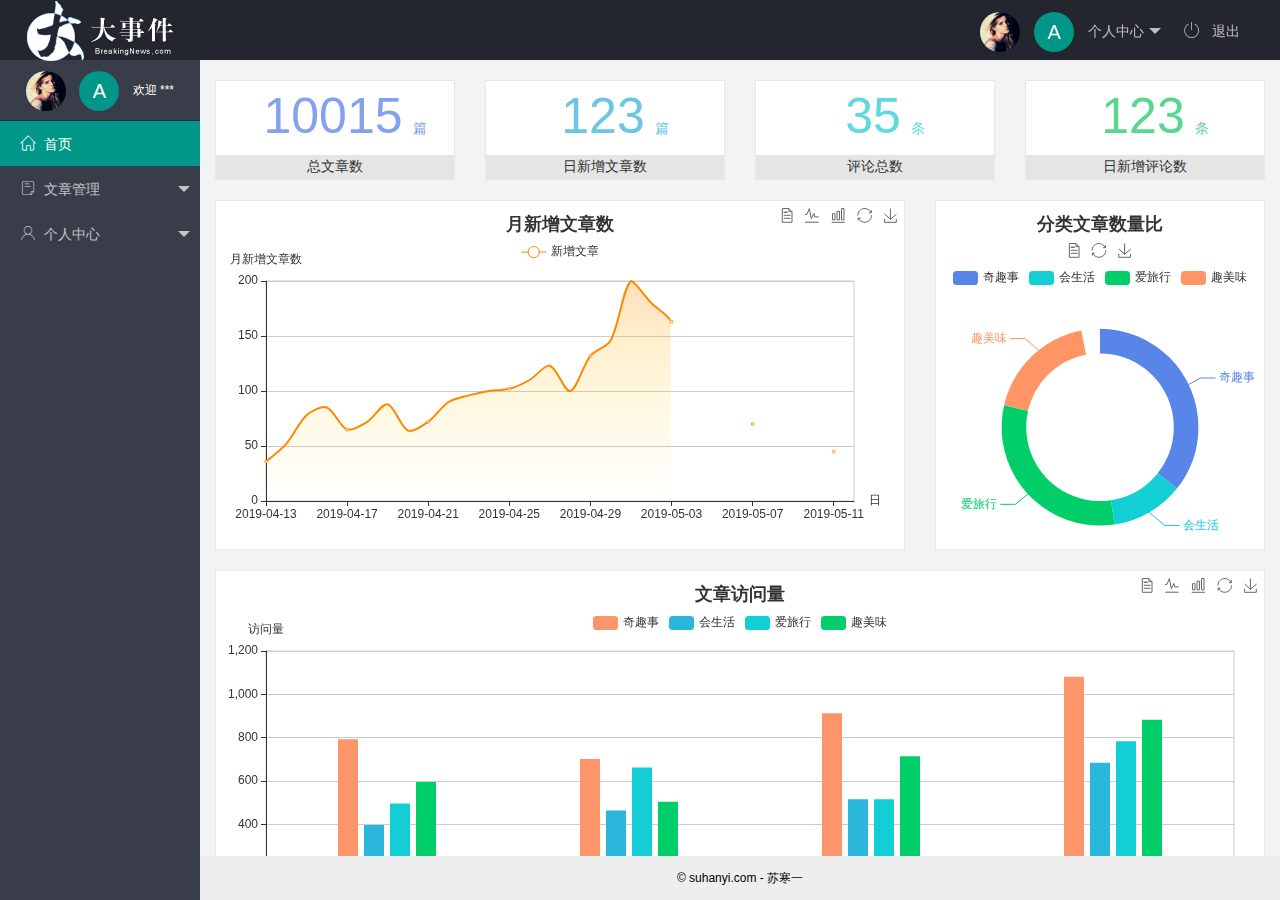
<file: index.html>
<!DOCTYPE html>
<html lang="en">

<head>
  <meta charset="UTF-8" />
  <meta name="viewport" content="width=device-width, initial-scale=1.0" />
  <title>后台主页</title>
  <!-- 导入 layui 的样式表 -->
  <link rel="stylesheet" href="/assets/lib/layui/css/layui.css" />
  <!-- 导入第三方图标库 -->
  <link rel="stylesheet" href="/assets/fonts/iconfont.css" />
  <!-- 导入自己的样式表 -->
  <link rel="stylesheet" href="/assets/css/index.css" />
</head>

<body class="layui-layout-body">
  <div class="layui-layout layui-layout-admin">
    <div class="layui-header">
      <div class="layui-logo">
        <img src="/assets/images/logo.png" alt="" />
      </div>
      <!-- 头部区域（可配合layui已有的水平导航） -->
      <ul class="layui-nav layui-layout-right">
        <li class="layui-nav-item">
          <!-- 右侧导航栏上面的头像 -->
          <a href="javascript:;" class="userinfo">
            <img src="/assets/images/sample.jpg" class="layui-nav-img" />
            <span class="user-avatar">A</span>
            个人中心
          </a>
          <dl class="layui-nav-child">
            <dd><a href="/user/user_info.html" target="fm">基本资料</a></dd>
            <dd><a href="/user/user_avatar.html" target="fm">更换头像</a></dd>
            <dd><a href="/user/user_pwd.html" target="fm">重置密码</a></dd>
          </dl>
        </li>
        <li class="layui-nav-item">
          <a href="javascript:;" id="btnLogout">
            <span class="iconfont icon-tuichu">
            </span>退出
          </a>
        </li>
      </ul>
    </div>

    <div class="layui-side layui-bg-black">
      <div class="layui-side-scroll">
        <!-- 左侧侧边栏上面的头像 -->
        <div class="userinfo">
          <img src="/assets/images/sample.jpg" class="layui-nav-img" />
          <span class="user-avatar">A</span>
          <span id="welcome">欢迎 ***</span>
        </div>
        <!-- 左侧导航区域（可配合layui已有的垂直导航） -->
        <ul class="layui-nav layui-nav-tree" lay-shrink="all">
          <li class="layui-nav-item layui-this"><a href="/home/dashboard.html" target="fm"><span
                class="iconfont icon-home"></span>首页</a></li>
          <!-- 删除类，不让默认展开：layui-nav-itemed -->
          <li class="layui-nav-item">
            <a class="" href="javascript:;"><span class="iconfont icon-16"></span>文章管理</a>
            <dl class="layui-nav-child">
              <dd><a href="javascript:;"><i class="layui-icon layui-icon-app"></i>文章类别</a></dd>
              <dd><a href="javascript:;"><i class="layui-icon layui-icon-app"></i>文章列表</a></dd>
              <dd><a href="javascript:;"><i class="layui-icon layui-icon-app"></i>发布文章</a></dd>
            </dl>
          </li>
          <li class="layui-nav-item">
            <a href="javascript:;"><span class="iconfont icon-user"></span>个人中心</a>
            <dl class="layui-nav-child">
              <dd><a href="/user/user_info.html" target="fm"><i class="layui-icon layui-icon-app"></i>基本资料</a></dd>
              <dd><a href="/user/user_avatar.html" target="fm"><i class="layui-icon layui-icon-app"></i>更换头像</a></dd>
              <dd><a href="/user/user_pwd.html" target="fm"><i class="layui-icon layui-icon-app"></i>重置密码</a></dd>
            </dl>
          </li>
        </ul>
      </div>
    </div>

    <div class="layui-body">
      <!-- 内容主体区域 -->
      <iframe name="fm" src="/home/dashboard.html" frameborder="0"></iframe>
    </div>

    <div class="layui-footer">
      <!-- 底部固定区域 -->
      © suhanyi.com - 苏寒一
    </div>
  </div>
  <!-- 导入 layui 的JS文件 -->
  <script src="/assets/lib/layui/layui.all.js"></script>
  <!-- 导入jq -->
  <script src="/assets/lib/jquery.js"></script>
  <!-- 导入自己封装的baseAPI -->
  <script src="/assets/js/baseAPI.js"></script>
  <!-- 导入自己的js文件 -->
  <script src="/assets/js/index.js"></script>
</body>

</html>
</file>
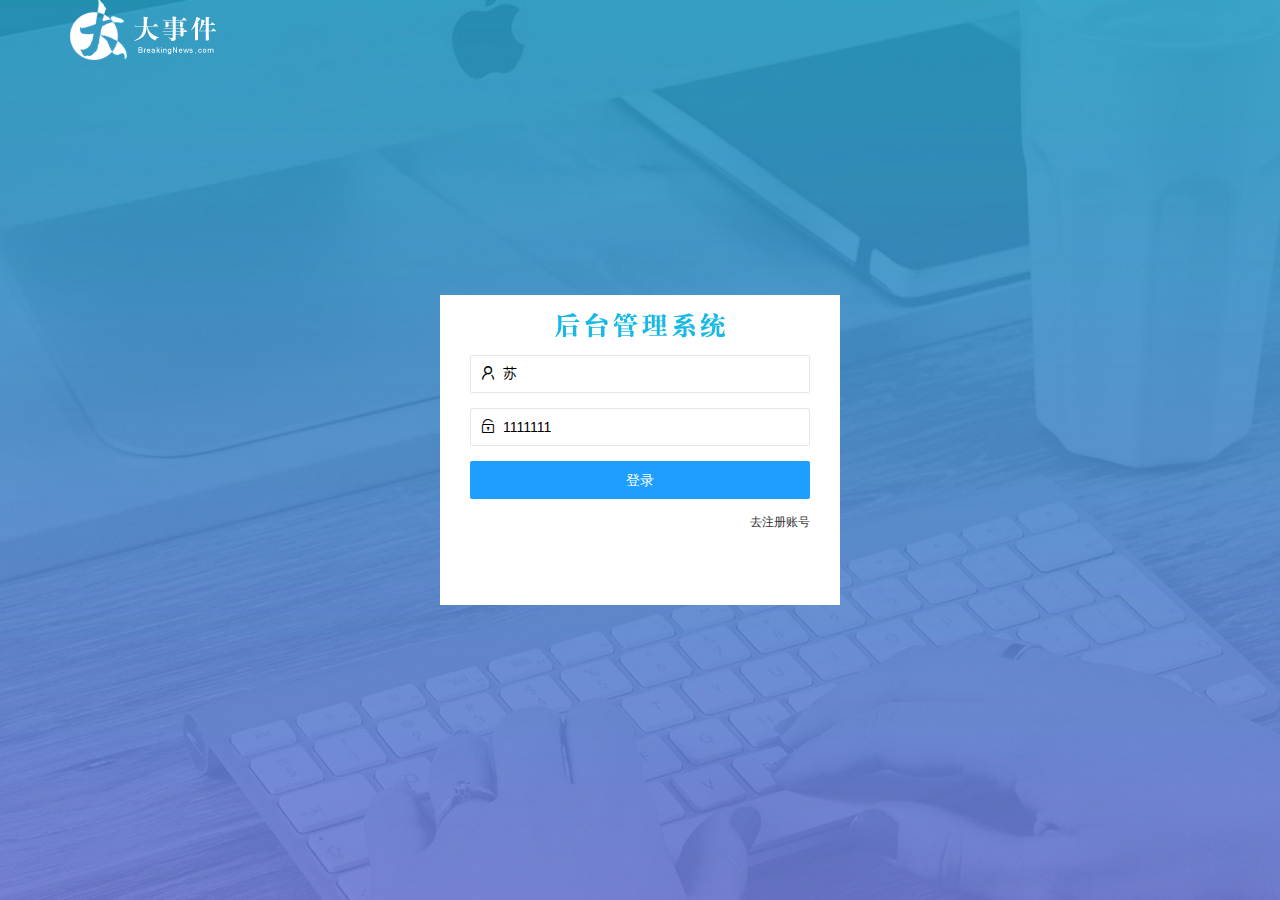
<file: login.html>
<!DOCTYPE html>
<html lang="en">

<head>
  <meta charset="UTF-8" />
  <meta name="viewport" content="width=device-width, initial-scale=1.0" />
  <title>大事件-登录/注册</title>
  <!-- 导入 LayUI 的样式 -->
  <link rel="stylesheet" href="/assets/lib/layui/css/layui.css" />
  <!-- 导入自己的样式表 -->
  <link rel="stylesheet" href="/assets/css/login.css" />
</head>

<body>
  <!-- 头部的 Logo 区域 -->
  <div class="layui-main">
    <img src="/assets/images/logo.png" alt="" />
  </div>

  <!-- 登录注册区域 -->
  <div class="loginAndRegBox">
    <!-- 注册和登录标题图 -->
    <div class="title-box"></div>

    <!-- 1.登录div -->
    <div class="login-box">
      <!-- 登录的表单 -->
      <form class="layui-form" id="form_login">
        <!-- 用户名 -->
        <div class="layui-form-item">
          <i class="layui-icon layui-icon-username"></i>
          <input value="苏" type="text" name="username" required lay-verify="required" placeholder="请输入用户名"
            autocomplete="off" class="layui-input" />
        </div>
        <!-- 密码 -->
        <div class="layui-form-item">
          <i class="layui-icon layui-icon-password"></i>
          <input value="1111111" type="text" name="password" required lay-verify="required|pwd" placeholder="请输入密码"
            autocomplete="off" class="layui-input" />
        </div>
        <!-- 登录按钮 -->
        <div class="layui-form-item">
          <!-- 注意：表单提交按钮和普通按钮的区别，就是 lay-submit 属性 -->
          <button class="layui-btn layui-btn-fluid layui-btn-normal" lay-submit>登录</button>
        </div>
        <div class="layui-form-item links">
          <a href="javascript:;" id="link_reg">去注册账号</a>
        </div>
      </form>
    </div>

    <!-- 2.注册div -->
    <div class="reg-box" style="display: none;">
      <form class="layui-form" id="form_reg">
        <!-- 用户名 -->
        <div class="layui-form-item">
          <i class="layui-icon layui-icon-username"></i>
          <input type="text" name="username" required lay-verify="required" placeholder="请输入用户名" autocomplete="off"
            class="layui-input" />
        </div>
        <!-- 密码 -->
        <div class="layui-form-item">
          <i class="layui-icon layui-icon-password"></i>
          <input type="text" name="password" required lay-verify="required|pwd" placeholder="请输入密码" autocomplete="off"
            class="layui-input" />
        </div>
        <!-- 再次确认密码 -->
        <div class="layui-form-item">
          <i class="layui-icon layui-icon-password"></i>
          <input type="text" name="repassword" required lay-verify="required|pwd|repwd" placeholder="请再次输入密码"
            autocomplete="off" class="layui-input" />
        </div>
        <!-- 注册按钮 -->
        <div class="layui-form-item">
          <!-- 注意：表单提交按钮和普通按钮的区别，就是 lay-submit 属性 -->
          <button class="layui-btn layui-btn-fluid layui-btn-normal" lay-submit>注册</button>
        </div>
        <div class="layui-form-item links">
          <a href="javascript:;" id="link_login">去登录</a>
        </div>
      </form>

    </div>
  </div>




  <!-- 导入 Layui 的JS文件 -->
  <script src="/assets/lib/layui/layui.all.js"></script>
  <!-- 导入 JQuery -->
  <script src="/assets/lib/jquery.js"></script>
  <!-- 导入自己封装的 baseAPI.js -->
  <script src="/assets/js/baseAPI.js"></script>
  <!-- 导入自己的 JavaScript 脚本 -->
  <script src="/assets/js/login.js"></script>
</body>

</html>
</file>
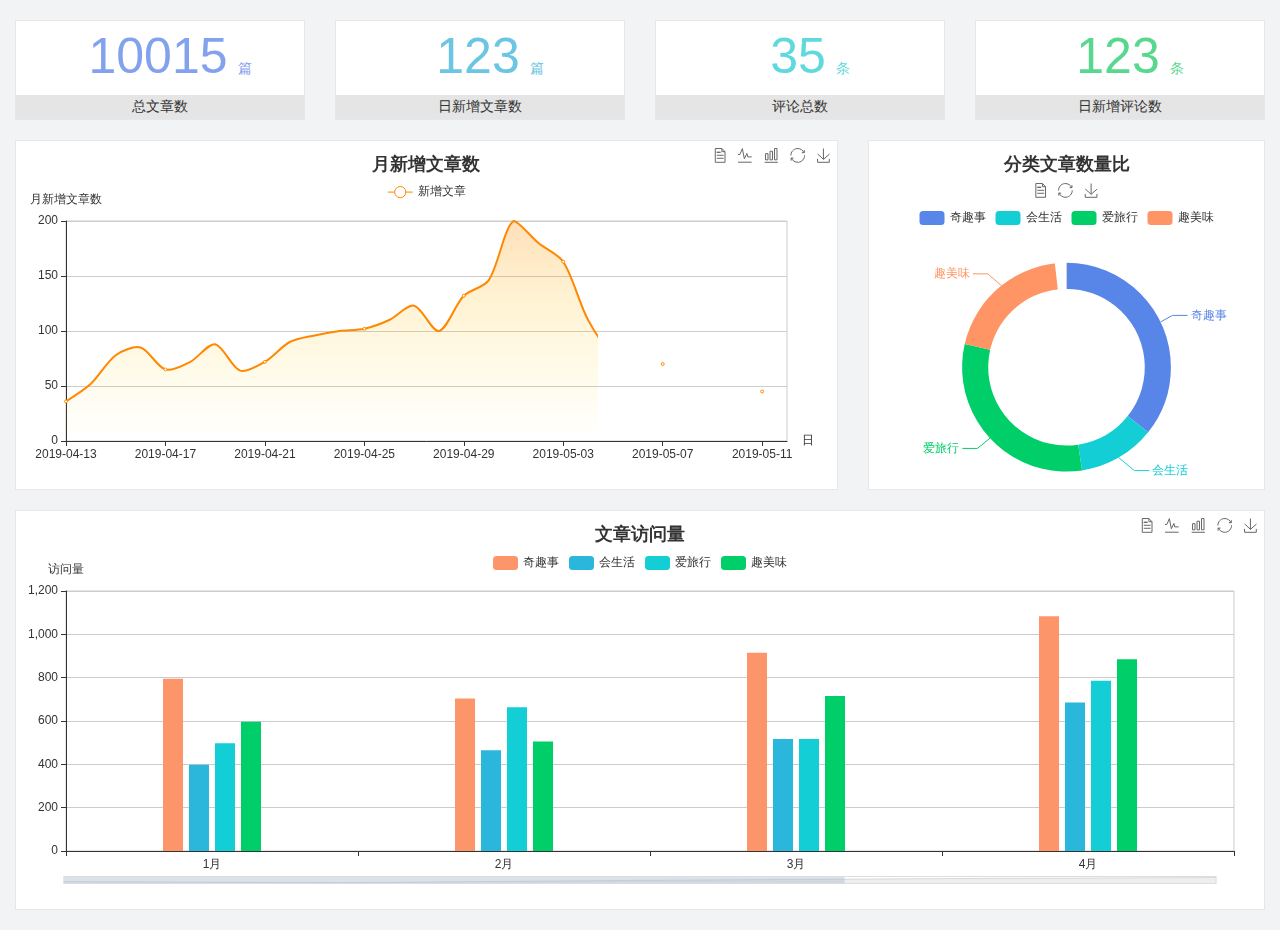
<file: home/dashboard.html>
<!DOCTYPE html>
<html lang="en">

<head>
  <meta charset="UTF-8">
  <meta name="viewport" content="width=device-width, initial-scale=1.0">
  <meta http-equiv="X-UA-Compatible" content="ie=edge">
  <title>图表统计</title>
  <link rel="stylesheet" href="../../assets/lib/bootstrap.css" />
  <link rel="stylesheet" href="../../assets/lib/main.css" />
  <script src="../../assets/lib/jquery.js"></script>
  <script type="text/javascript" src="../../assets/lib/echarts.min.js"></script>
</head>

<body>
  <div class="container-fluid">
    <div class="row spannel_list">
      <div class="col-sm-3 col-xs-6">
        <div class="spannel">
          <em>10015</em><span>篇</span>
          <b>总文章数</b>
        </div>
      </div>
      <div class="col-sm-3 col-xs-6">
        <div class="spannel scolor01">
          <em>123</em><span>篇</span>
          <b>日新增文章数</b>
        </div>
      </div>
      <div class="col-sm-3 col-xs-6">
        <div class="spannel scolor02">
          <em>35</em><span>条</span>
          <b>评论总数</b>
        </div>
      </div>
      <div class="col-sm-3 col-xs-6">
        <div class="spannel scolor03">
          <em>123</em><span>条</span>
          <b>日新增评论数</b>
        </div>
      </div>
    </div>
  </div>

  <div class="container-fluid">
    <div class="row curve-pie">
      <div class="col-lg-8 col-md-8">
        <div class="gragh_pannel" id="curve_show"></div>
      </div>
      <div class="col-lg-4 col-md-4">
        <div class="gragh_pannel" id="pie_show"></div>
      </div>
    </div>
  </div>

  <div class="container-fluid">
    <div class="column_pannel" id="column_show"></div>
  </div>

  <script>
    var oChart = echarts.init(document.getElementById('curve_show'));
    var aList_all = [
      { 'count': 36, 'date': '2019-04-13' },
      { 'count': 52, 'date': '2019-04-14' },
      { 'count': 78, 'date': '2019-04-15' },
      { 'count': 85, 'date': '2019-04-16' },
      { 'count': 65, 'date': '2019-04-17' },
      { 'count': 72, 'date': '2019-04-18' },
      { 'count': 88, 'date': '2019-04-19' },
      { 'count': 64, 'date': '2019-04-20' },
      { 'count': 72, 'date': '2019-04-21' },
      { 'count': 90, 'date': '2019-04-22' },
      { 'count': 96, 'date': '2019-04-23' },
      { 'count': 100, 'date': '2019-04-24' },
      { 'count': 102, 'date': '2019-04-25' },
      { 'count': 110, 'date': '2019-04-26' },
      { 'count': 123, 'date': '2019-04-27' },
      { 'count': 100, 'date': '2019-04-28' },
      { 'count': 132, 'date': '2019-04-29' },
      { 'count': 146, 'date': '2019-04-30' },
      { 'count': 200, 'date': '2019-05-01' },
      { 'count': 180, 'date': '2019-05-02' },
      { 'count': 163, 'date': '2019-05-03' },
      { 'count': 110, 'date': '2019-05-04' },
      { 'count': 80, 'date': '2019-05-05' },
      { 'count': 82, 'date': '2019-05-06' },
      { 'count': 70, 'date': '2019-05-07' },
      { 'count': 65, 'date': '2019-05-08' },
      { 'count': 54, 'date': '2019-05-09' },
      { 'count': 40, 'date': '2019-05-10' },
      { 'count': 45, 'date': '2019-05-11' },
      { 'count': 38, 'date': '2019-05-12' },
    ];

    let aCount = [];
    let aDate = [];

    for (var i = 0; i < aList_all.length; i++) {
      aCount.push(aList_all[i].count);
      aDate.push(aList_all[i].date);
    }

    var chartopt = {
      title: {
        text: '月新增文章数',
        left: 'center',
        top: '10'
      },
      tooltip: {
        trigger: 'axis'
      },
      legend: {
        data: ['新增文章'],
        top: '40'
      },
      toolbox: {
        show: true,
        feature: {
          mark: { show: true },
          dataView: { show: true, readOnly: false },
          magicType: { show: true, type: ['line', 'bar'] },
          restore: { show: true },
          saveAsImage: { show: true }
        }
      },
      calculable: true,
      xAxis: [
        {
          name: '日',
          type: 'category',
          boundaryGap: false,
          data: aDate
        }
      ],
      yAxis: [
        {
          name: '月新增文章数',
          type: 'value'
        }
      ],
      series: [
        {
          name: '新增文章',
          type: 'line',
          smooth: true,
          itemStyle: { normal: { areaStyle: { type: 'default' }, color: '#f80' }, lineStyle: { color: '#f80' } },
          data: aCount
        }],
      areaStyle: {
        normal: {
          color: new echarts.graphic.LinearGradient(0, 0, 0, 1, [{
            offset: 0,
            color: 'rgba(255,136,0,0.39)'
          }, {
            offset: .34,
            color: 'rgba(255,180,0,0.25)'
          }, {
            offset: 1,
            color: 'rgba(255,222,0,0.00)'
          }])

        }
      },
      grid: {
        show: true,
        x: 50,
        x2: 50,
        y: 80,
        height: 220
      }
    };

    oChart.setOption(chartopt);


    var oPie = echarts.init(document.getElementById('pie_show'));
    var oPieopt =
    {
      title: {
        top: 10,
        text: '分类文章数量比',
        x: 'center'
      },
      tooltip: {
        trigger: 'item',
        formatter: "{a} <br/>{b} : {c} ({d}%)"
      },
      color: ['#5885e8', '#13cfd5', '#00ce68', '#ff9565'],
      legend: {
        x: 'center',
        top: 65,
        data: ['奇趣事', '会生活', '爱旅行', '趣美味']
      },
      toolbox: {
        show: true,
        x: 'center',
        top: 35,
        feature: {
          mark: { show: true },
          dataView: { show: true, readOnly: false },
          magicType: {
            show: true,
            type: ['pie', 'funnel'],
            option: {
              funnel: {
                x: '25%',
                width: '50%',
                funnelAlign: 'left',
                max: 1548
              }
            }
          },
          restore: { show: true },
          saveAsImage: { show: true }
        }
      },
      calculable: true,
      series: [
        {
          name: '访问来源',
          type: 'pie',
          radius: ['45%', '60%'],
          center: ['50%', '65%'],
          data: [
            { value: 300, name: '奇趣事' },
            { value: 100, name: '会生活' },
            { value: 260, name: '爱旅行' },
            { value: 180, name: '趣美味' }
          ]
        }
      ]
    };
    oPie.setOption(oPieopt);



    var oColumn = this.echarts.init(document.getElementById('column_show'));
    var oColumnopt =
    {
      title: {
        text: '文章访问量',
        left: 'center',
        top: '10'
      },
      tooltip: {
        trigger: 'axis'
      },
      legend: {
        data: ['奇趣事', '会生活', '爱旅行', '趣美味'],
        top: '40'
      },
      toolbox: {
        show: true,
        feature: {
          mark: { show: true },
          dataView: { show: true, readOnly: false },
          magicType: { show: true, type: ['line', 'bar'] },
          restore: { show: true },
          saveAsImage: { show: true }
        }
      },
      calculable: true,
      xAxis: [
        {
          type: 'category',
          data: ['1月', '2月', '3月', '4月', '5月']
        }
      ],
      yAxis: [
        {
          name: '访问量',
          type: 'value'
        }
      ],
      series: [
        {
          name: '奇趣事',
          type: 'bar',
          barWidth: 20,
          itemStyle: {
            normal: { areaStyle: { type: 'default' }, color: '#fd956a' }
          },
          data: [800, 708, 920, 1090, 1200]
        },
        {
          name: '会生活',
          type: 'bar',
          barWidth: 20,
          itemStyle: {
            normal: { areaStyle: { type: 'default' }, color: '#2bb6db' }
          },
          data: [400, 468, 520, 690, 800]
        },
        {
          name: '爱旅行',
          type: 'bar',
          barWidth: 20,
          itemStyle: {
            normal: { areaStyle: { type: 'default' }, color: '#13cfd5' }
          },
          data: [500, 668, 520, 790, 900]
        },
        {
          name: '趣美味',
          type: 'bar',
          barWidth: 20,
          itemStyle: {
            normal: { areaStyle: { type: 'default' }, color: '#00ce68' }
          },
          data: [600, 508, 720, 890, 1000]
        }
      ],
      grid: {
        show: true,
        x: 50,
        x2: 30,
        y: 80,
        height: 260
      },
      dataZoom: [//给x轴设置滚动条
        {
          start: 0,//默认为0
          end: 100 - 1000 / 31,//默认为100
          type: 'slider',
          show: true,
          xAxisIndex: [0],
          handleSize: 0,//滑动条的 左右2个滑动条的大小
          height: 8,//组件高度
          left: 45, //左边的距离
          right: 50,//右边的距离
          bottom: 26,//右边的距离
          handleColor: '#ddd',//h滑动图标的颜色
          handleStyle: {
            borderColor: "#cacaca",
            borderWidth: "1",
            shadowBlur: 2,
            background: "#ddd",
            shadowColor: "#ddd",
          }
        }]
    };
    oColumn.setOption(oColumnopt);
  </script>
</body>

</html>
</file>
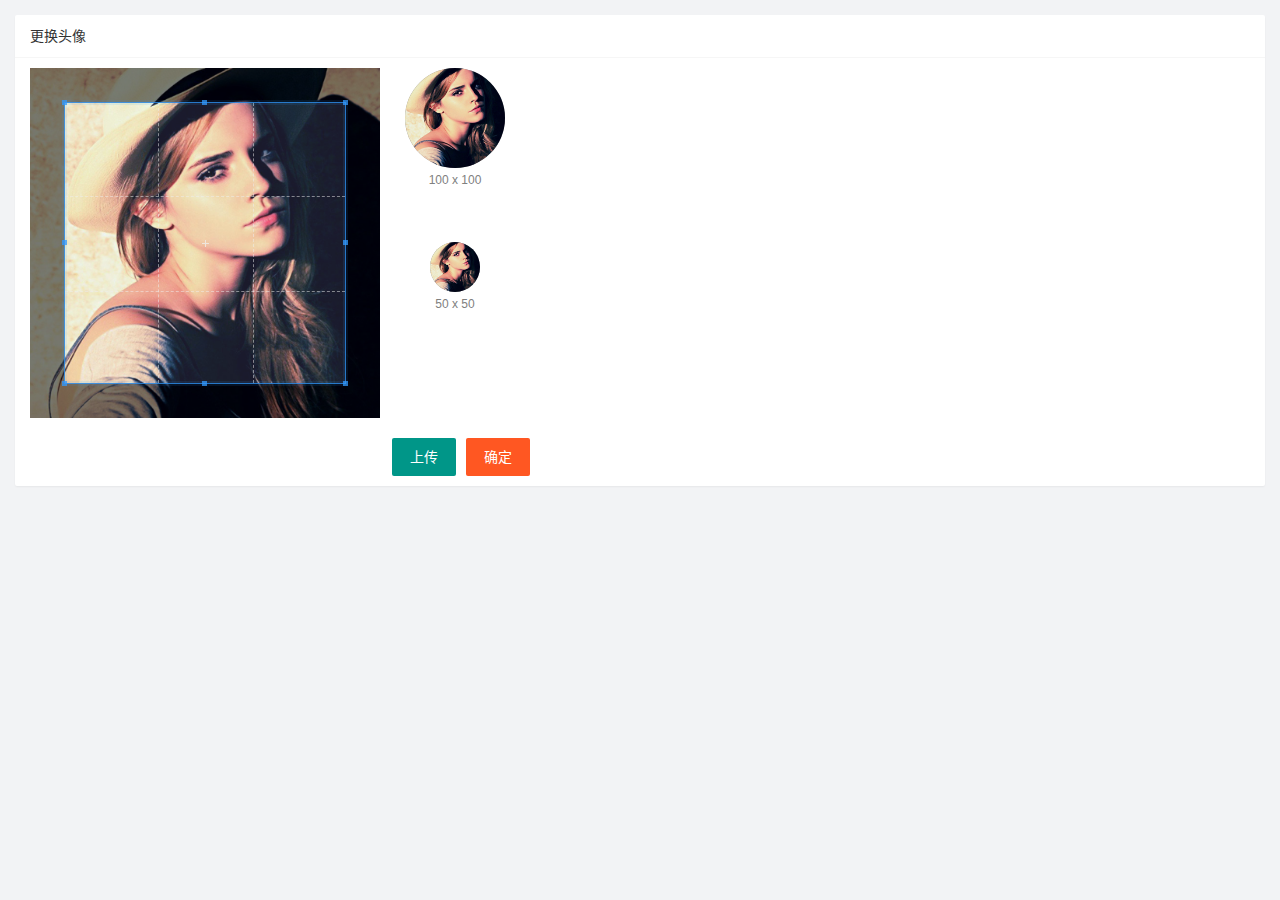
<file: user/user_avatar.html>
<!DOCTYPE html>
<html lang="zh-CN">

<head>
  <meta charset="UTF-8">
  <meta name="viewport" content="width=device-width, initial-scale=1.0">
  <title>Document</title>
  <!-- 引入layui样式 -->
  <link rel="stylesheet" href="/assets/lib/layui/css/layui.css" />
  <link rel="stylesheet" href="/assets/lib/cropper/cropper.css" />
  <!-- 引入自己的css -->
  <link rel="stylesheet" href="/assets/css/user/user_avatar.css" />

</head>

<body>
  <div class="layui-card">
    <div class="layui-card-header">更换头像</div>
    <div class="layui-card-body">
      <!-- 第一行的图片裁剪和预览区域 -->
      <div class="row1">
        <!-- 图片裁剪区域 -->
        <div class="cropper-box">
          <!-- 这个 img 标签很重要，将来会把它初始化为裁剪区域 -->
          <img id="image" src="/assets/images/sample.jpg" />
        </div>
        <!-- 图片的预览区域 -->
        <div class="preview-box">
          <div>
            <!-- 宽高为 100px 的预览区域 -->
            <div class="img-preview w100"></div>
            <p class="size">100 x 100</p>
          </div>
          <div>
            <!-- 宽高为 50px 的预览区域 -->
            <div class="img-preview w50"></div>
            <p class="size">50 x 50</p>
          </div>
        </div>
      </div>

      <!-- 第二行的按钮区域 -->
      <div class="row2">
        <input type="file" id="file" accept="image/png,image/jpeg" style="display: none;">
        <button id="btnChooseImage" type="button" class="layui-btn">上传</button>
        <button id="btnUpload" type="button" class="layui-btn layui-btn-danger">确定</button>
      </div>
    </div>
  </div>
  <!-- 导入 layui 的JS文件 -->
  <script src="/assets/lib/layui/layui.all.js"></script>
  <!-- 导入jq -->
  <script src="/assets/lib/jquery.js"></script>
  <script src="/assets/lib/cropper/Cropper.js"></script>
  <script src="/assets/lib/cropper/jquery-cropper.js"></script>
  <!-- 导入自己封装的baseAPI -->
  <script src="/assets/js/baseAPI.js"></script>
  <!-- 导入自己的js文件 -->
  <script src="/assets/js/user/user_avatar.js"></script>
</body>

</html>
</file>
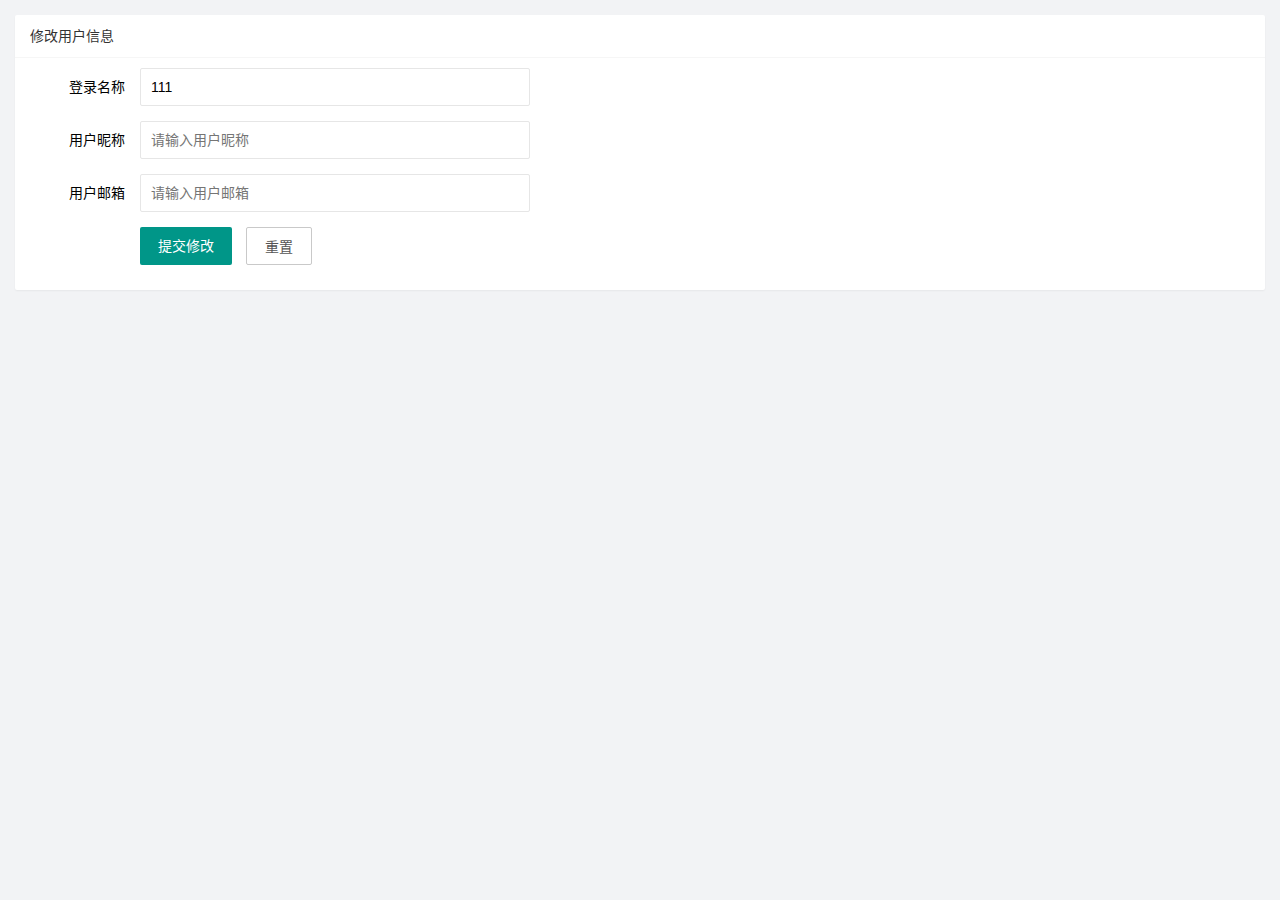
<file: user/user_info.html>
<!DOCTYPE html>
<html lang="zh-CN">

<head>
  <meta charset="UTF-8">
  <meta name="viewport" content="width=device-width, initial-scale=1.0">
  <title>Document</title>
  <!-- 引入layui样式 -->
  <link rel="stylesheet" href="/assets/lib/layui/css/layui.css">
  <!-- 引入当前页面的样式 -->
  <link rel="stylesheet" href="/assets/css/user/user_info.css">
</head>

<body>
  <!-- 卡片区域 -->
  <div class="layui-card">
    <div class="layui-card-header">修改用户信息</div>
    <div class="layui-card-body">
      <!-- form 表单区域 -->
      <form class="layui-form" lay-filter="formUserInfo">
        <!-- 隐藏域保存id -->
        <input type="hidden" name="id">
        <div class="layui-form-item">
          <label class="layui-form-label">登录名称</label>
          <div class="layui-input-block">
            <input value="111" type="text" name="username" required lay-verify="required" placeholder="请输入登录名称"
              autocomplete="off" class="layui-input" readonly />
          </div>
        </div>
        <div class="layui-form-item">
          <label class="layui-form-label">用户昵称</label>
          <div class="layui-input-block">
            <input type="text" name="nickname" required lay-verify="required|nickname" placeholder="请输入用户昵称"
              autocomplete="off" class="layui-input" />
          </div>
        </div>
        <div class="layui-form-item">
          <label class="layui-form-label">用户邮箱</label>
          <div class="layui-input-block">
            <input type="text" name="email" required lay-verify="required|email" placeholder="请输入用户邮箱"
              autocomplete="off" class="layui-input" />
          </div>
        </div>
        <div class="layui-form-item">
          <div class="layui-input-block">
            <button class="layui-btn" lay-submit lay-filter="formDemo">提交修改</button>
            <button type="reset" class="layui-btn layui-btn-primary" id="btnReset">重置</button>
          </div>
        </div>
      </form>
    </div>
  </div>
  <!-- 导入 layui 的JS文件 -->
  <script src="/assets/lib/layui/layui.all.js"></script>
  <!-- 导入jq -->
  <script src="/assets/lib/jquery.js"></script>
  <!-- 导入自己封装的baseAPI -->
  <script src="/assets/js/baseAPI.js"></script>
  <!-- 导入自己的js文件 -->
  <script src="/assets/js/user/user_info.js"></script>
</body>

</html>
</file>
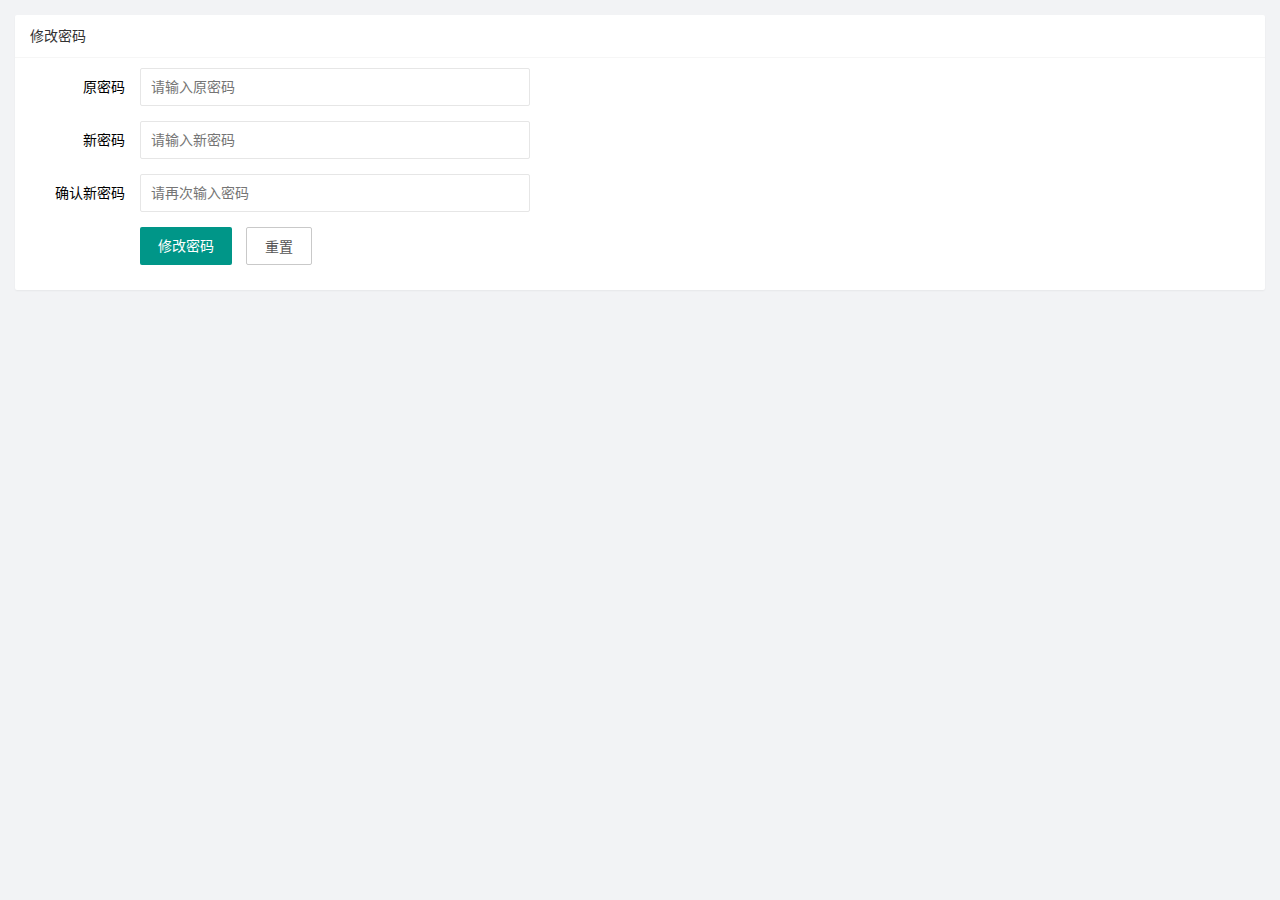
<file: user/user_pwd.html>
<!DOCTYPE html>
<html lang="zh-CN">

<head>
  <meta charset="UTF-8">
  <meta name="viewport" content="width=device-width, initial-scale=1.0">
  <title>Document</title>
  <!-- 引入layui样式 -->
  <link rel="stylesheet" href="/assets/lib/layui/css/layui.css" />
  <!-- 引入自己的css -->
  <link rel="stylesheet" href="/assets/css/user/user_pwd.css" />
</head>

<body>
  <div class="layui-card">
    <div class="layui-card-header">修改密码</div>
    <div class="layui-card-body">
      <!-- form表单 -->
      <form class="layui-form">
        <!-- 旧密码 -->
        <div class="layui-form-item">
          <label class="layui-form-label">原密码</label>
          <div class="layui-input-block">
            <input type="text" name="oldPwd" required lay-verify="required|pwd" placeholder="请输入原密码" autocomplete="off"
              class="layui-input">
          </div>
        </div>
        <!-- 新密码 -->
        <div class="layui-form-item">
          <label class="layui-form-label">新密码</label>
          <div class="layui-input-block">
            <input type="text" name="newPwd" required lay-verify="required|pwd|samePwd" placeholder="请输入新密码"
              autocomplete="off" class="layui-input">
          </div>
        </div>
        <!-- 确认新密码 -->
        <div class="layui-form-item">
          <label class="layui-form-label">确认新密码</label>
          <div class="layui-input-block">
            <input type="text" name="rePwd" required lay-verify="required|pwd|rePwd" placeholder="请再次输入密码"
              autocomplete="off" class="layui-input">
          </div>
        </div>
        <!-- 按钮 -->
        <div class="layui-form-item">
          <div class="layui-input-block">
            <button class="layui-btn" lay-submit lay-filter="formDemo">修改密码</button>
            <button type="reset" class="layui-btn layui-btn-primary">重置</button>
          </div>
        </div>
      </form>
    </div>
  </div>
  <!-- 导入 layui 的JS文件 -->
  <script src="/assets/lib/layui/layui.all.js"></script>
  <!-- 导入jq -->
  <script src="/assets/lib/jquery.js"></script>
  <!-- 导入自己封装的baseAPI -->
  <script src="/assets/js/baseAPI.js"></script>
  <!-- 导入自己的js文件 -->
  <script src="/assets/js/user/user_pwd.js"></script>
</body>

</html>
</file>
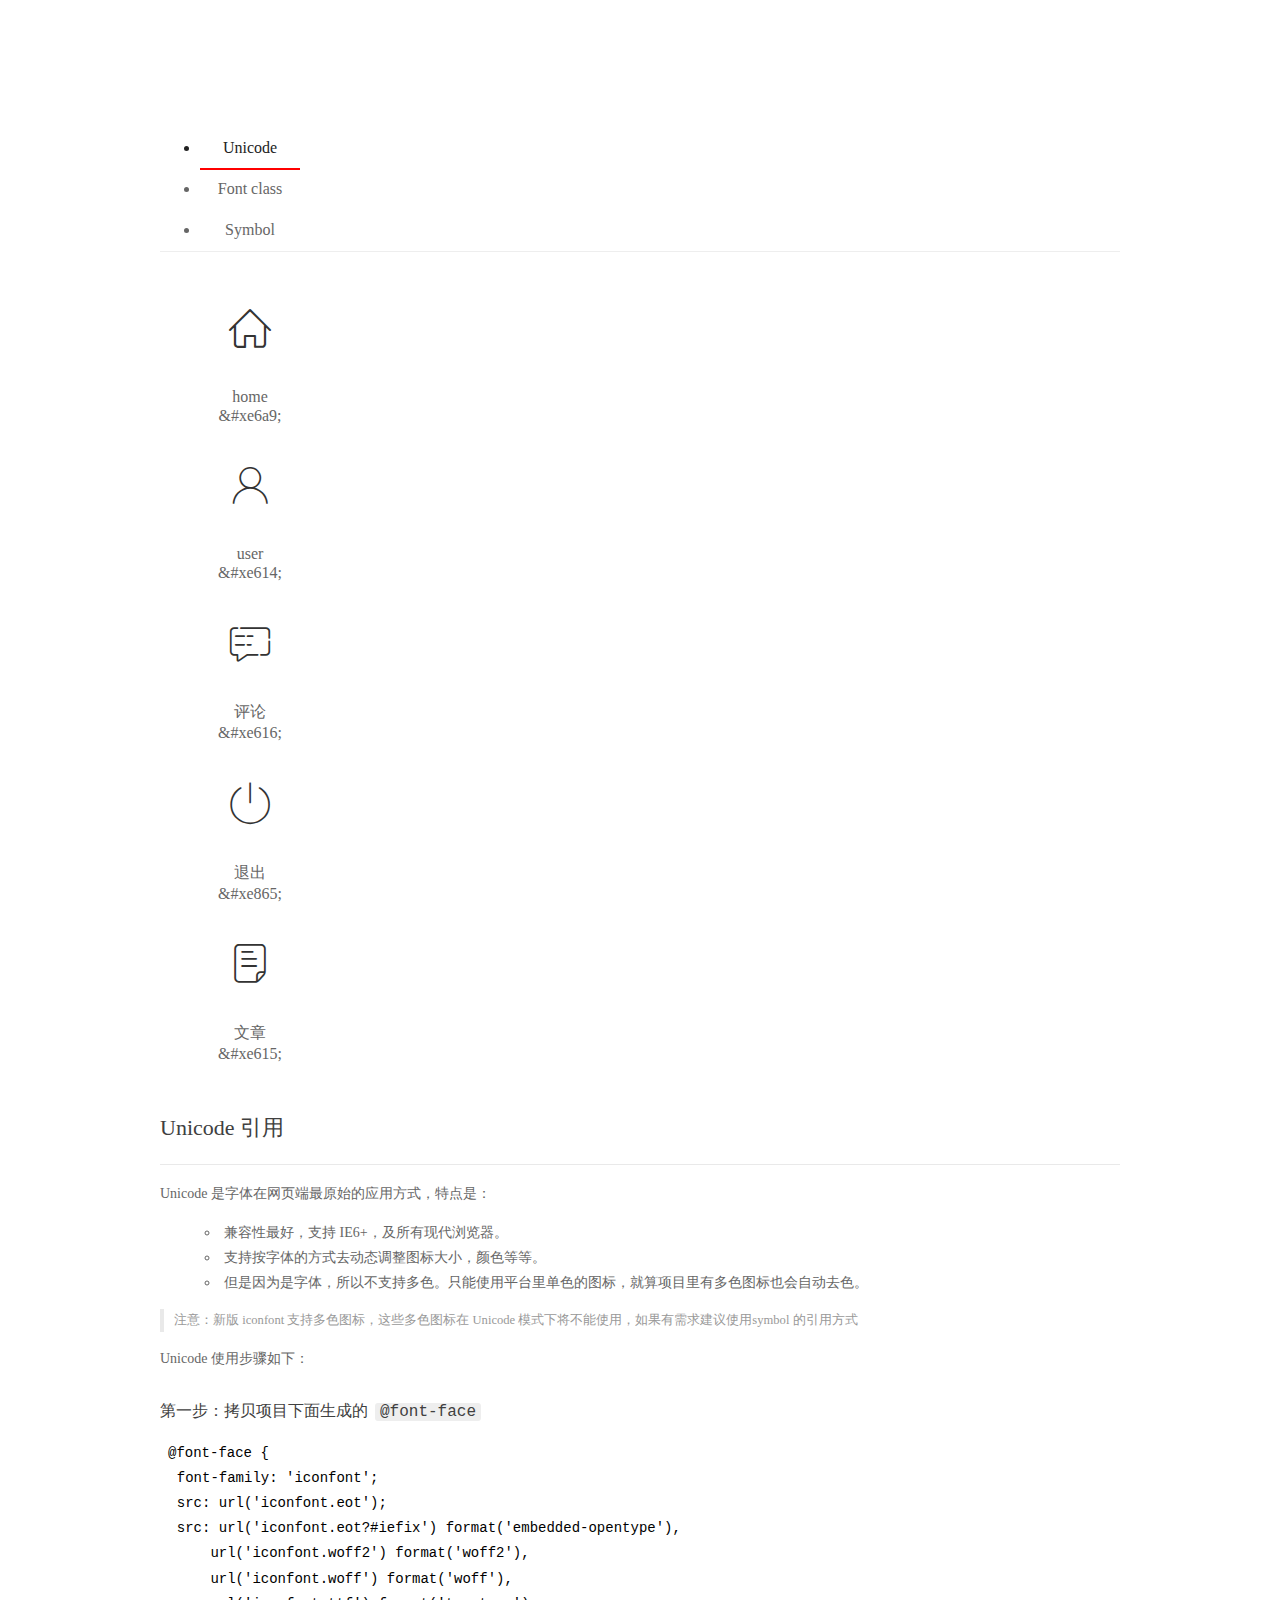
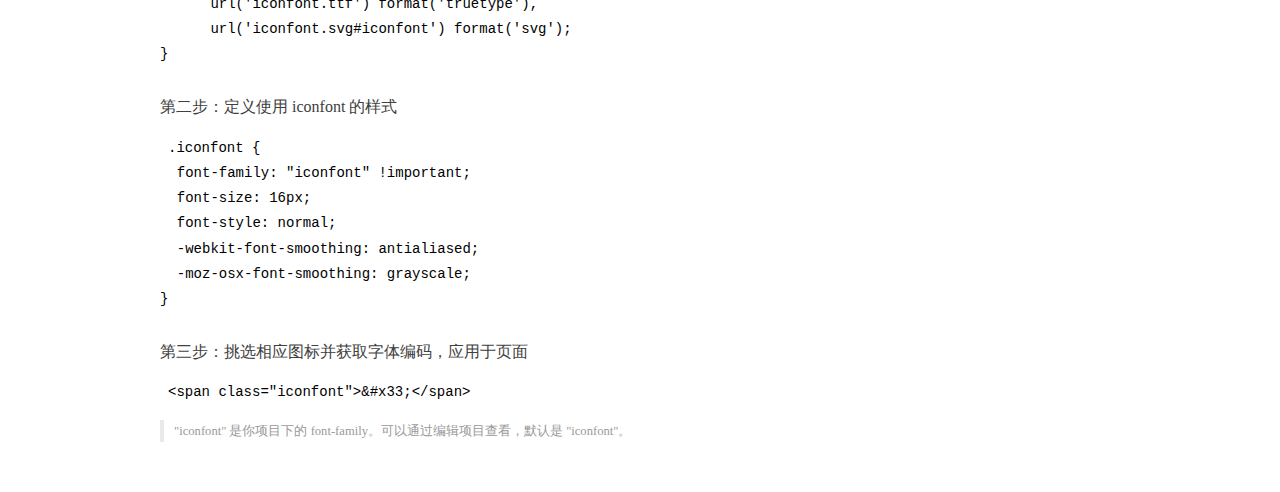
<file: assets/fonts/demo_index.html>
<!DOCTYPE html>
<html>
<head>
  <meta charset="utf-8"/>
  <title>IconFont Demo</title>
  <link rel="shortcut icon" href="https://gtms04.alicdn.com/tps/i4/TB1_oz6GVXXXXaFXpXXJDFnIXXX-64-64.ico" type="image/x-icon"/>
  <link rel="stylesheet" href="https://g.alicdn.com/thx/cube/1.3.2/cube.min.css">
  <link rel="stylesheet" href="demo.css">
  <link rel="stylesheet" href="iconfont.css">
  <script src="iconfont.js"></script>
  <!-- jQuery -->
  <script src="https://a1.alicdn.com/oss/uploads/2018/12/26/7bfddb60-08e8-11e9-9b04-53e73bb6408b.js"></script>
  <!-- 代码高亮 -->
  <script src="https://a1.alicdn.com/oss/uploads/2018/12/26/a3f714d0-08e6-11e9-8a15-ebf944d7534c.js"></script>
</head>
<body>
  <div class="main">
    <h1 class="logo"><a href="https://www.iconfont.cn/" title="iconfont 首页" target="_blank">&#xe86b;</a></h1>
    <div class="nav-tabs">
      <ul id="tabs" class="dib-box">
        <li class="dib active"><span>Unicode</span></li>
        <li class="dib"><span>Font class</span></li>
        <li class="dib"><span>Symbol</span></li>
      </ul>
      
    </div>
    <div class="tab-container">
      <div class="content unicode" style="display: block;">
          <ul class="icon_lists dib-box">
          
            <li class="dib">
              <span class="icon iconfont">&#xe6a9;</span>
                <div class="name">home</div>
                <div class="code-name">&amp;#xe6a9;</div>
              </li>
          
            <li class="dib">
              <span class="icon iconfont">&#xe614;</span>
                <div class="name">user</div>
                <div class="code-name">&amp;#xe614;</div>
              </li>
          
            <li class="dib">
              <span class="icon iconfont">&#xe616;</span>
                <div class="name">评论</div>
                <div class="code-name">&amp;#xe616;</div>
              </li>
          
            <li class="dib">
              <span class="icon iconfont">&#xe865;</span>
                <div class="name">退出</div>
                <div class="code-name">&amp;#xe865;</div>
              </li>
          
            <li class="dib">
              <span class="icon iconfont">&#xe615;</span>
                <div class="name">文章</div>
                <div class="code-name">&amp;#xe615;</div>
              </li>
          
          </ul>
          <div class="article markdown">
          <h2 id="unicode-">Unicode 引用</h2>
          <hr>

          <p>Unicode 是字体在网页端最原始的应用方式，特点是：</p>
          <ul>
            <li>兼容性最好，支持 IE6+，及所有现代浏览器。</li>
            <li>支持按字体的方式去动态调整图标大小，颜色等等。</li>
            <li>但是因为是字体，所以不支持多色。只能使用平台里单色的图标，就算项目里有多色图标也会自动去色。</li>
          </ul>
          <blockquote>
            <p>注意：新版 iconfont 支持多色图标，这些多色图标在 Unicode 模式下将不能使用，如果有需求建议使用symbol 的引用方式</p>
          </blockquote>
          <p>Unicode 使用步骤如下：</p>
          <h3 id="-font-face">第一步：拷贝项目下面生成的 <code>@font-face</code></h3>
<pre><code class="language-css"
>@font-face {
  font-family: 'iconfont';
  src: url('iconfont.eot');
  src: url('iconfont.eot?#iefix') format('embedded-opentype'),
      url('iconfont.woff2') format('woff2'),
      url('iconfont.woff') format('woff'),
      url('iconfont.ttf') format('truetype'),
      url('iconfont.svg#iconfont') format('svg');
}
</code></pre>
          <h3 id="-iconfont-">第二步：定义使用 iconfont 的样式</h3>
<pre><code class="language-css"
>.iconfont {
  font-family: "iconfont" !important;
  font-size: 16px;
  font-style: normal;
  -webkit-font-smoothing: antialiased;
  -moz-osx-font-smoothing: grayscale;
}
</code></pre>
          <h3 id="-">第三步：挑选相应图标并获取字体编码，应用于页面</h3>
<pre>
<code class="language-html"
>&lt;span class="iconfont"&gt;&amp;#x33;&lt;/span&gt;
</code></pre>
          <blockquote>
            <p>"iconfont" 是你项目下的 font-family。可以通过编辑项目查看，默认是 "iconfont"。</p>
          </blockquote>
          </div>
      </div>
      <div class="content font-class">
        <ul class="icon_lists dib-box">
          
          <li class="dib">
            <span class="icon iconfont icon-home"></span>
            <div class="name">
              home
            </div>
            <div class="code-name">.icon-home
            </div>
          </li>
          
          <li class="dib">
            <span class="icon iconfont icon-user"></span>
            <div class="name">
              user
            </div>
            <div class="code-name">.icon-user
            </div>
          </li>
          
          <li class="dib">
            <span class="icon iconfont icon-pinglun"></span>
            <div class="name">
              评论
            </div>
            <div class="code-name">.icon-pinglun
            </div>
          </li>
          
          <li class="dib">
            <span class="icon iconfont icon-tuichu"></span>
            <div class="name">
              退出
            </div>
            <div class="code-name">.icon-tuichu
            </div>
          </li>
          
          <li class="dib">
            <span class="icon iconfont icon-16"></span>
            <div class="name">
              文章
            </div>
            <div class="code-name">.icon-16
            </div>
          </li>
          
        </ul>
        <div class="article markdown">
        <h2 id="font-class-">font-class 引用</h2>
        <hr>

        <p>font-class 是 Unicode 使用方式的一种变种，主要是解决 Unicode 书写不直观，语意不明确的问题。</p>
        <p>与 Unicode 使用方式相比，具有如下特点：</p>
        <ul>
          <li>兼容性良好，支持 IE8+，及所有现代浏览器。</li>
          <li>相比于 Unicode 语意明确，书写更直观。可以很容易分辨这个 icon 是什么。</li>
          <li>因为使用 class 来定义图标，所以当要替换图标时，只需要修改 class 里面的 Unicode 引用。</li>
          <li>不过因为本质上还是使用的字体，所以多色图标还是不支持的。</li>
        </ul>
        <p>使用步骤如下：</p>
        <h3 id="-fontclass-">第一步：引入项目下面生成的 fontclass 代码：</h3>
<pre><code class="language-html">&lt;link rel="stylesheet" href="./iconfont.css"&gt;
</code></pre>
        <h3 id="-">第二步：挑选相应图标并获取类名，应用于页面：</h3>
<pre><code class="language-html">&lt;span class="iconfont icon-xxx"&gt;&lt;/span&gt;
</code></pre>
        <blockquote>
          <p>"
            iconfont" 是你项目下的 font-family。可以通过编辑项目查看，默认是 "iconfont"。</p>
        </blockquote>
      </div>
      </div>
      <div class="content symbol">
          <ul class="icon_lists dib-box">
          
            <li class="dib">
                <svg class="icon svg-icon" aria-hidden="true">
                  <use xlink:href="#icon-home"></use>
                </svg>
                <div class="name">home</div>
                <div class="code-name">#icon-home</div>
            </li>
          
            <li class="dib">
                <svg class="icon svg-icon" aria-hidden="true">
                  <use xlink:href="#icon-user"></use>
                </svg>
                <div class="name">user</div>
                <div class="code-name">#icon-user</div>
            </li>
          
            <li class="dib">
                <svg class="icon svg-icon" aria-hidden="true">
                  <use xlink:href="#icon-pinglun"></use>
                </svg>
                <div class="name">评论</div>
                <div class="code-name">#icon-pinglun</div>
            </li>
          
            <li class="dib">
                <svg class="icon svg-icon" aria-hidden="true">
                  <use xlink:href="#icon-tuichu"></use>
                </svg>
                <div class="name">退出</div>
                <div class="code-name">#icon-tuichu</div>
            </li>
          
            <li class="dib">
                <svg class="icon svg-icon" aria-hidden="true">
                  <use xlink:href="#icon-16"></use>
                </svg>
                <div class="name">文章</div>
                <div class="code-name">#icon-16</div>
            </li>
          
          </ul>
          <div class="article markdown">
          <h2 id="symbol-">Symbol 引用</h2>
          <hr>

          <p>这是一种全新的使用方式，应该说这才是未来的主流，也是平台目前推荐的用法。相关介绍可以参考这篇<a href="">文章</a>
            这种用法其实是做了一个 SVG 的集合，与另外两种相比具有如下特点：</p>
          <ul>
            <li>支持多色图标了，不再受单色限制。</li>
            <li>通过一些技巧，支持像字体那样，通过 <code>font-size</code>, <code>color</code> 来调整样式。</li>
            <li>兼容性较差，支持 IE9+，及现代浏览器。</li>
            <li>浏览器渲染 SVG 的性能一般，还不如 png。</li>
          </ul>
          <p>使用步骤如下：</p>
          <h3 id="-symbol-">第一步：引入项目下面生成的 symbol 代码：</h3>
<pre><code class="language-html">&lt;script src="./iconfont.js"&gt;&lt;/script&gt;
</code></pre>
          <h3 id="-css-">第二步：加入通用 CSS 代码（引入一次就行）：</h3>
<pre><code class="language-html">&lt;style&gt;
.icon {
  width: 1em;
  height: 1em;
  vertical-align: -0.15em;
  fill: currentColor;
  overflow: hidden;
}
&lt;/style&gt;
</code></pre>
          <h3 id="-">第三步：挑选相应图标并获取类名，应用于页面：</h3>
<pre><code class="language-html">&lt;svg class="icon" aria-hidden="true"&gt;
  &lt;use xlink:href="#icon-xxx"&gt;&lt;/use&gt;
&lt;/svg&gt;
</code></pre>
          </div>
      </div>

    </div>
  </div>
  <script>
  $(document).ready(function () {
      $('.tab-container .content:first').show()

      $('#tabs li').click(function (e) {
        var tabContent = $('.tab-container .content')
        var index = $(this).index()

        if ($(this).hasClass('active')) {
          return
        } else {
          $('#tabs li').removeClass('active')
          $(this).addClass('active')

          tabContent.hide().eq(index).fadeIn()
        }
      })
    })
  </script>
</body>
</html>
</file>
<file: assets/lib/layui/css/layui.css>
/** layui-v2.5.5 MIT License By https://www.layui.com */
 .layui-inline,img{display:inline-block;vertical-align:middle}h1,h2,h3,h4,h5,h6{font-weight:400}.layui-edge,.layui-header,.layui-inline,.layui-main{position:relative}.layui-body,.layui-edge,.layui-elip{overflow:hidden}.layui-btn,.layui-edge,.layui-inline,img{vertical-align:middle}.layui-btn,.layui-disabled,.layui-icon,.layui-unselect{-moz-user-select:none;-webkit-user-select:none;-ms-user-select:none}.layui-elip,.layui-form-checkbox span,.layui-form-pane .layui-form-label{text-overflow:ellipsis;white-space:nowrap}.layui-breadcrumb,.layui-tree-btnGroup{visibility:hidden}blockquote,body,button,dd,div,dl,dt,form,h1,h2,h3,h4,h5,h6,input,li,ol,p,pre,td,textarea,th,ul{margin:0;padding:0;-webkit-tap-highlight-color:rgba(0,0,0,0)}a:active,a:hover{outline:0}img{border:none}li{list-style:none}table{border-collapse:collapse;border-spacing:0}h4,h5,h6{font-size:100%}button,input,optgroup,option,select,textarea{font-family:inherit;font-size:inherit;font-style:inherit;font-weight:inherit;outline:0}pre{white-space:pre-wrap;white-space:-moz-pre-wrap;white-space:-pre-wrap;white-space:-o-pre-wrap;word-wrap:break-word}body{line-height:24px;font:14px Helvetica Neue,Helvetica,PingFang SC,Tahoma,Arial,sans-serif}hr{height:1px;margin:10px 0;border:0;clear:both}a{color:#333;text-decoration:none}a:hover{color:#777}a cite{font-style:normal;*cursor:pointer}.layui-border-box,.layui-border-box *{box-sizing:border-box}.layui-box,.layui-box *{box-sizing:content-box}.layui-clear{clear:both;*zoom:1}.layui-clear:after{content:'\20';clear:both;*zoom:1;display:block;height:0}.layui-inline{*display:inline;*zoom:1}.layui-edge{display:inline-block;width:0;height:0;border-width:6px;border-style:dashed;border-color:transparent}.layui-edge-top{top:-4px;border-bottom-color:#999;border-bottom-style:solid}.layui-edge-right{border-left-color:#999;border-left-style:solid}.layui-edge-bottom{top:2px;border-top-color:#999;border-top-style:solid}.layui-edge-left{border-right-color:#999;border-right-style:solid}.layui-disabled,.layui-disabled:hover{color:#d2d2d2!important;cursor:not-allowed!important}.layui-circle{border-radius:100%}.layui-show{display:block!important}.layui-hide{display:none!important}@font-face{font-family:layui-icon;src:url(../font/iconfont.eot?v=250);src:url(../font/iconfont.eot?v=250#iefix) format('embedded-opentype'),url(../font/iconfont.woff2?v=250) format('woff2'),url(../font/iconfont.woff?v=250) format('woff'),url(../font/iconfont.ttf?v=250) format('truetype'),url(../font/iconfont.svg?v=250#layui-icon) format('svg')}.layui-icon{font-family:layui-icon!important;font-size:16px;font-style:normal;-webkit-font-smoothing:antialiased;-moz-osx-font-smoothing:grayscale}.layui-icon-reply-fill:before{content:"\e611"}.layui-icon-set-fill:before{content:"\e614"}.layui-icon-menu-fill:before{content:"\e60f"}.layui-icon-search:before{content:"\e615"}.layui-icon-share:before{content:"\e641"}.layui-icon-set-sm:before{content:"\e620"}.layui-icon-engine:before{content:"\e628"}.layui-icon-close:before{content:"\1006"}.layui-icon-close-fill:before{content:"\1007"}.layui-icon-chart-screen:before{content:"\e629"}.layui-icon-star:before{content:"\e600"}.layui-icon-circle-dot:before{content:"\e617"}.layui-icon-chat:before{content:"\e606"}.layui-icon-release:before{content:"\e609"}.layui-icon-list:before{content:"\e60a"}.layui-icon-chart:before{content:"\e62c"}.layui-icon-ok-circle:before{content:"\1005"}.layui-icon-layim-theme:before{content:"\e61b"}.layui-icon-table:before{content:"\e62d"}.layui-icon-right:before{content:"\e602"}.layui-icon-left:before{content:"\e603"}.layui-icon-cart-simple:before{content:"\e698"}.layui-icon-face-cry:before{content:"\e69c"}.layui-icon-face-smile:before{content:"\e6af"}.layui-icon-survey:before{content:"\e6b2"}.layui-icon-tree:before{content:"\e62e"}.layui-icon-upload-circle:before{content:"\e62f"}.layui-icon-add-circle:before{content:"\e61f"}.layui-icon-download-circle:before{content:"\e601"}.layui-icon-templeate-1:before{content:"\e630"}.layui-icon-util:before{content:"\e631"}.layui-icon-face-surprised:before{content:"\e664"}.layui-icon-edit:before{content:"\e642"}.layui-icon-speaker:before{content:"\e645"}.layui-icon-down:before{content:"\e61a"}.layui-icon-file:before{content:"\e621"}.layui-icon-layouts:before{content:"\e632"}.layui-icon-rate-half:before{content:"\e6c9"}.layui-icon-add-circle-fine:before{content:"\e608"}.layui-icon-prev-circle:before{content:"\e633"}.layui-icon-read:before{content:"\e705"}.layui-icon-404:before{content:"\e61c"}.layui-icon-carousel:before{content:"\e634"}.layui-icon-help:before{content:"\e607"}.layui-icon-code-circle:before{content:"\e635"}.layui-icon-water:before{content:"\e636"}.layui-icon-username:before{content:"\e66f"}.layui-icon-find-fill:before{content:"\e670"}.layui-icon-about:before{content:"\e60b"}.layui-icon-location:before{content:"\e715"}.layui-icon-up:before{content:"\e619"}.layui-icon-pause:before{content:"\e651"}.layui-icon-date:before{content:"\e637"}.layui-icon-layim-uploadfile:before{content:"\e61d"}.layui-icon-delete:before{content:"\e640"}.layui-icon-play:before{content:"\e652"}.layui-icon-top:before{content:"\e604"}.layui-icon-friends:before{content:"\e612"}.layui-icon-refresh-3:before{content:"\e9aa"}.layui-icon-ok:before{content:"\e605"}.layui-icon-layer:before{content:"\e638"}.layui-icon-face-smile-fine:before{content:"\e60c"}.layui-icon-dollar:before{content:"\e659"}.layui-icon-group:before{content:"\e613"}.layui-icon-layim-download:before{content:"\e61e"}.layui-icon-picture-fine:before{content:"\e60d"}.layui-icon-link:before{content:"\e64c"}.layui-icon-diamond:before{content:"\e735"}.layui-icon-log:before{content:"\e60e"}.layui-icon-rate-solid:before{content:"\e67a"}.layui-icon-fonts-del:before{content:"\e64f"}.layui-icon-unlink:before{content:"\e64d"}.layui-icon-fonts-clear:before{content:"\e639"}.layui-icon-triangle-r:before{content:"\e623"}.layui-icon-circle:before{content:"\e63f"}.layui-icon-radio:before{content:"\e643"}.layui-icon-align-center:before{content:"\e647"}.layui-icon-align-right:before{content:"\e648"}.layui-icon-align-left:before{content:"\e649"}.layui-icon-loading-1:before{content:"\e63e"}.layui-icon-return:before{content:"\e65c"}.layui-icon-fonts-strong:before{content:"\e62b"}.layui-icon-upload:before{content:"\e67c"}.layui-icon-dialogue:before{content:"\e63a"}.layui-icon-video:before{content:"\e6ed"}.layui-icon-headset:before{content:"\e6fc"}.layui-icon-cellphone-fine:before{content:"\e63b"}.layui-icon-add-1:before{content:"\e654"}.layui-icon-face-smile-b:before{content:"\e650"}.layui-icon-fonts-html:before{content:"\e64b"}.layui-icon-form:before{content:"\e63c"}.layui-icon-cart:before{content:"\e657"}.layui-icon-camera-fill:before{content:"\e65d"}.layui-icon-tabs:before{content:"\e62a"}.layui-icon-fonts-code:before{content:"\e64e"}.layui-icon-fire:before{content:"\e756"}.layui-icon-set:before{content:"\e716"}.layui-icon-fonts-u:before{content:"\e646"}.layui-icon-triangle-d:before{content:"\e625"}.layui-icon-tips:before{content:"\e702"}.layui-icon-picture:before{content:"\e64a"}.layui-icon-more-vertical:before{content:"\e671"}.layui-icon-flag:before{content:"\e66c"}.layui-icon-loading:before{content:"\e63d"}.layui-icon-fonts-i:before{content:"\e644"}.layui-icon-refresh-1:before{content:"\e666"}.layui-icon-rmb:before{content:"\e65e"}.layui-icon-home:before{content:"\e68e"}.layui-icon-user:before{content:"\e770"}.layui-icon-notice:before{content:"\e667"}.layui-icon-login-weibo:before{content:"\e675"}.layui-icon-voice:before{content:"\e688"}.layui-icon-upload-drag:before{content:"\e681"}.layui-icon-login-qq:before{content:"\e676"}.layui-icon-snowflake:before{content:"\e6b1"}.layui-icon-file-b:before{content:"\e655"}.layui-icon-template:before{content:"\e663"}.layui-icon-auz:before{content:"\e672"}.layui-icon-console:before{content:"\e665"}.layui-icon-app:before{content:"\e653"}.layui-icon-prev:before{content:"\e65a"}.layui-icon-website:before{content:"\e7ae"}.layui-icon-next:before{content:"\e65b"}.layui-icon-component:before{content:"\e857"}.layui-icon-more:before{content:"\e65f"}.layui-icon-login-wechat:before{content:"\e677"}.layui-icon-shrink-right:before{content:"\e668"}.layui-icon-spread-left:before{content:"\e66b"}.layui-icon-camera:before{content:"\e660"}.layui-icon-note:before{content:"\e66e"}.layui-icon-refresh:before{content:"\e669"}.layui-icon-female:before{content:"\e661"}.layui-icon-male:before{content:"\e662"}.layui-icon-password:before{content:"\e673"}.layui-icon-senior:before{content:"\e674"}.layui-icon-theme:before{content:"\e66a"}.layui-icon-tread:before{content:"\e6c5"}.layui-icon-praise:before{content:"\e6c6"}.layui-icon-star-fill:before{content:"\e658"}.layui-icon-rate:before{content:"\e67b"}.layui-icon-template-1:before{content:"\e656"}.layui-icon-vercode:before{content:"\e679"}.layui-icon-cellphone:before{content:"\e678"}.layui-icon-screen-full:before{content:"\e622"}.layui-icon-screen-restore:before{content:"\e758"}.layui-icon-cols:before{content:"\e610"}.layui-icon-export:before{content:"\e67d"}.layui-icon-print:before{content:"\e66d"}.layui-icon-slider:before{content:"\e714"}.layui-icon-addition:before{content:"\e624"}.layui-icon-subtraction:before{content:"\e67e"}.layui-icon-service:before{content:"\e626"}.layui-icon-transfer:before{content:"\e691"}.layui-main{width:1140px;margin:0 auto}.layui-header{z-index:1000;height:60px}.layui-header a:hover{transition:all .5s;-webkit-transition:all .5s}.layui-side{position:fixed;left:0;top:0;bottom:0;z-index:999;width:200px;overflow-x:hidden}.layui-side-scroll{position:relative;width:220px;height:100%;overflow-x:hidden}.layui-body{position:absolute;left:200px;right:0;top:0;bottom:0;z-index:998;width:auto;overflow-y:auto;box-sizing:border-box}.layui-layout-body{overflow:hidden}.layui-layout-admin .layui-header{background-color:#23262E}.layui-layout-admin .layui-side{top:60px;width:200px;overflow-x:hidden}.layui-layout-admin .layui-body{position:fixed;top:60px;bottom:44px}.layui-layout-admin .layui-main{width:auto;margin:0 15px}.layui-layout-admin .layui-footer{position:fixed;left:200px;right:0;bottom:0;height:44px;line-height:44px;padding:0 15px;background-color:#eee}.layui-layout-admin .layui-logo{position:absolute;left:0;top:0;width:200px;height:100%;line-height:60px;text-align:center;color:#009688;font-size:16px}.layui-layout-admin .layui-header .layui-nav{background:0 0}.layui-layout-left{position:absolute!important;left:200px;top:0}.layui-layout-right{position:absolute!important;right:0;top:0}.layui-container{position:relative;margin:0 auto;padding:0 15px;box-sizing:border-box}.layui-fluid{position:relative;margin:0 auto;padding:0 15px}.layui-row:after,.layui-row:before{content:'';display:block;clear:both}.layui-col-lg1,.layui-col-lg10,.layui-col-lg11,.layui-col-lg12,.layui-col-lg2,.layui-col-lg3,.layui-col-lg4,.layui-col-lg5,.layui-col-lg6,.layui-col-lg7,.layui-col-lg8,.layui-col-lg9,.layui-col-md1,.layui-col-md10,.layui-col-md11,.layui-col-md12,.layui-col-md2,.layui-col-md3,.layui-col-md4,.layui-col-md5,.layui-col-md6,.layui-col-md7,.layui-col-md8,.layui-col-md9,.layui-col-sm1,.layui-col-sm10,.layui-col-sm11,.layui-col-sm12,.layui-col-sm2,.layui-col-sm3,.layui-col-sm4,.layui-col-sm5,.layui-col-sm6,.layui-col-sm7,.layui-col-sm8,.layui-col-sm9,.layui-col-xs1,.layui-col-xs10,.layui-col-xs11,.layui-col-xs12,.layui-col-xs2,.layui-col-xs3,.layui-col-xs4,.layui-col-xs5,.layui-col-xs6,.layui-col-xs7,.layui-col-xs8,.layui-col-xs9{position:relative;display:block;box-sizing:border-box}.layui-col-xs1,.layui-col-xs10,.layui-col-xs11,.layui-col-xs12,.layui-col-xs2,.layui-col-xs3,.layui-col-xs4,.layui-col-xs5,.layui-col-xs6,.layui-col-xs7,.layui-col-xs8,.layui-col-xs9{float:left}.layui-col-xs1{width:8.33333333%}.layui-col-xs2{width:16.66666667%}.layui-col-xs3{width:25%}.layui-col-xs4{width:33.33333333%}.layui-col-xs5{width:41.66666667%}.layui-col-xs6{width:50%}.layui-col-xs7{width:58.33333333%}.layui-col-xs8{width:66.66666667%}.layui-col-xs9{width:75%}.layui-col-xs10{width:83.33333333%}.layui-col-xs11{width:91.66666667%}.layui-col-xs12{width:100%}.layui-col-xs-offset1{margin-left:8.33333333%}.layui-col-xs-offset2{margin-left:16.66666667%}.layui-col-xs-offset3{margin-left:25%}.layui-col-xs-offset4{margin-left:33.33333333%}.layui-col-xs-offset5{margin-left:41.66666667%}.layui-col-xs-offset6{margin-left:50%}.layui-col-xs-offset7{margin-left:58.33333333%}.layui-col-xs-offset8{margin-left:66.66666667%}.layui-col-xs-offset9{margin-left:75%}.layui-col-xs-offset10{margin-left:83.33333333%}.layui-col-xs-offset11{margin-left:91.66666667%}.layui-col-xs-offset12{margin-left:100%}@media screen and (max-width:768px){.layui-hide-xs{display:none!important}.layui-show-xs-block{display:block!important}.layui-show-xs-inline{display:inline!important}.layui-show-xs-inline-block{display:inline-block!important}}@media screen and (min-width:768px){.layui-container{width:750px}.layui-hide-sm{display:none!important}.layui-show-sm-block{display:block!important}.layui-show-sm-inline{display:inline!important}.layui-show-sm-inline-block{display:inline-block!important}.layui-col-sm1,.layui-col-sm10,.layui-col-sm11,.layui-col-sm12,.layui-col-sm2,.layui-col-sm3,.layui-col-sm4,.layui-col-sm5,.layui-col-sm6,.layui-col-sm7,.layui-col-sm8,.layui-col-sm9{float:left}.layui-col-sm1{width:8.33333333%}.layui-col-sm2{width:16.66666667%}.layui-col-sm3{width:25%}.layui-col-sm4{width:33.33333333%}.layui-col-sm5{width:41.66666667%}.layui-col-sm6{width:50%}.layui-col-sm7{width:58.33333333%}.layui-col-sm8{width:66.66666667%}.layui-col-sm9{width:75%}.layui-col-sm10{width:83.33333333%}.layui-col-sm11{width:91.66666667%}.layui-col-sm12{width:100%}.layui-col-sm-offset1{margin-left:8.33333333%}.layui-col-sm-offset2{margin-left:16.66666667%}.layui-col-sm-offset3{margin-left:25%}.layui-col-sm-offset4{margin-left:33.33333333%}.layui-col-sm-offset5{margin-left:41.66666667%}.layui-col-sm-offset6{margin-left:50%}.layui-col-sm-offset7{margin-left:58.33333333%}.layui-col-sm-offset8{margin-left:66.66666667%}.layui-col-sm-offset9{margin-left:75%}.layui-col-sm-offset10{margin-left:83.33333333%}.layui-col-sm-offset11{margin-left:91.66666667%}.layui-col-sm-offset12{margin-left:100%}}@media screen and (min-width:992px){.layui-container{width:970px}.layui-hide-md{display:none!important}.layui-show-md-block{display:block!important}.layui-show-md-inline{display:inline!important}.layui-show-md-inline-block{display:inline-block!important}.layui-col-md1,.layui-col-md10,.layui-col-md11,.layui-col-md12,.layui-col-md2,.layui-col-md3,.layui-col-md4,.layui-col-md5,.layui-col-md6,.layui-col-md7,.layui-col-md8,.layui-col-md9{float:left}.layui-col-md1{width:8.33333333%}.layui-col-md2{width:16.66666667%}.layui-col-md3{width:25%}.layui-col-md4{width:33.33333333%}.layui-col-md5{width:41.66666667%}.layui-col-md6{width:50%}.layui-col-md7{width:58.33333333%}.layui-col-md8{width:66.66666667%}.layui-col-md9{width:75%}.layui-col-md10{width:83.33333333%}.layui-col-md11{width:91.66666667%}.layui-col-md12{width:100%}.layui-col-md-offset1{margin-left:8.33333333%}.layui-col-md-offset2{margin-left:16.66666667%}.layui-col-md-offset3{margin-left:25%}.layui-col-md-offset4{margin-left:33.33333333%}.layui-col-md-offset5{margin-left:41.66666667%}.layui-col-md-offset6{margin-left:50%}.layui-col-md-offset7{margin-left:58.33333333%}.layui-col-md-offset8{margin-left:66.66666667%}.layui-col-md-offset9{margin-left:75%}.layui-col-md-offset10{margin-left:83.33333333%}.layui-col-md-offset11{margin-left:91.66666667%}.layui-col-md-offset12{margin-left:100%}}@media screen and (min-width:1200px){.layui-container{width:1170px}.layui-hide-lg{display:none!important}.layui-show-lg-block{display:block!important}.layui-show-lg-inline{display:inline!important}.layui-show-lg-inline-block{display:inline-block!important}.layui-col-lg1,.layui-col-lg10,.layui-col-lg11,.layui-col-lg12,.layui-col-lg2,.layui-col-lg3,.layui-col-lg4,.layui-col-lg5,.layui-col-lg6,.layui-col-lg7,.layui-col-lg8,.layui-col-lg9{float:left}.layui-col-lg1{width:8.33333333%}.layui-col-lg2{width:16.66666667%}.layui-col-lg3{width:25%}.layui-col-lg4{width:33.33333333%}.layui-col-lg5{width:41.66666667%}.layui-col-lg6{width:50%}.layui-col-lg7{width:58.33333333%}.layui-col-lg8{width:66.66666667%}.layui-col-lg9{width:75%}.layui-col-lg10{width:83.33333333%}.layui-col-lg11{width:91.66666667%}.layui-col-lg12{width:100%}.layui-col-lg-offset1{margin-left:8.33333333%}.layui-col-lg-offset2{margin-left:16.66666667%}.layui-col-lg-offset3{margin-left:25%}.layui-col-lg-offset4{margin-left:33.33333333%}.layui-col-lg-offset5{margin-left:41.66666667%}.layui-col-lg-offset6{margin-left:50%}.layui-col-lg-offset7{margin-left:58.33333333%}.layui-col-lg-offset8{margin-left:66.66666667%}.layui-col-lg-offset9{margin-left:75%}.layui-col-lg-offset10{margin-left:83.33333333%}.layui-col-lg-offset11{margin-left:91.66666667%}.layui-col-lg-offset12{margin-left:100%}}.layui-col-space1{margin:-.5px}.layui-col-space1>*{padding:.5px}.layui-col-space3{margin:-1.5px}.layui-col-space3>*{padding:1.5px}.layui-col-space5{margin:-2.5px}.layui-col-space5>*{padding:2.5px}.layui-col-space8{margin:-3.5px}.layui-col-space8>*{padding:3.5px}.layui-col-space10{margin:-5px}.layui-col-space10>*{padding:5px}.layui-col-space12{margin:-6px}.layui-col-space12>*{padding:6px}.layui-col-space15{margin:-7.5px}.layui-col-space15>*{padding:7.5px}.layui-col-space18{margin:-9px}.layui-col-space18>*{padding:9px}.layui-col-space20{margin:-10px}.layui-col-space20>*{padding:10px}.layui-col-space22{margin:-11px}.layui-col-space22>*{padding:11px}.layui-col-space25{margin:-12.5px}.layui-col-space25>*{padding:12.5px}.layui-col-space30{margin:-15px}.layui-col-space30>*{padding:15px}.layui-btn,.layui-input,.layui-select,.layui-textarea,.layui-upload-button{outline:0;-webkit-appearance:none;transition:all .3s;-webkit-transition:all .3s;box-sizing:border-box}.layui-elem-quote{margin-bottom:10px;padding:15px;line-height:22px;border-left:5px solid #009688;border-radius:0 2px 2px 0;background-color:#f2f2f2}.layui-quote-nm{border-style:solid;border-width:1px 1px 1px 5px;background:0 0}.layui-elem-field{margin-bottom:10px;padding:0;border-width:1px;border-style:solid}.layui-elem-field legend{margin-left:20px;padding:0 10px;font-size:20px;font-weight:300}.layui-field-title{margin:10px 0 20px;border-width:1px 0 0}.layui-field-box{padding:10px 15px}.layui-field-title .layui-field-box{padding:10px 0}.layui-progress{position:relative;height:6px;border-radius:20px;background-color:#e2e2e2}.layui-progress-bar{position:absolute;left:0;top:0;width:0;max-width:100%;height:6px;border-radius:20px;text-align:right;background-color:#5FB878;transition:all .3s;-webkit-transition:all .3s}.layui-progress-big,.layui-progress-big .layui-progress-bar{height:18px;line-height:18px}.layui-progress-text{position:relative;top:-20px;line-height:18px;font-size:12px;color:#666}.layui-progress-big .layui-progress-text{position:static;padding:0 10px;color:#fff}.layui-collapse{border-width:1px;border-style:solid;border-radius:2px}.layui-colla-content,.layui-colla-item{border-top-width:1px;border-top-style:solid}.layui-colla-item:first-child{border-top:none}.layui-colla-title{position:relative;height:42px;line-height:42px;padding:0 15px 0 35px;color:#333;background-color:#f2f2f2;cursor:pointer;font-size:14px;overflow:hidden}.layui-colla-content{display:none;padding:10px 15px;line-height:22px;color:#666}.layui-colla-icon{position:absolute;left:15px;top:0;font-size:14px}.layui-card{margin-bottom:15px;border-radius:2px;background-color:#fff;box-shadow:0 1px 2px 0 rgba(0,0,0,.05)}.layui-card:last-child{margin-bottom:0}.layui-card-header{position:relative;height:42px;line-height:42px;padding:0 15px;border-bottom:1px solid #f6f6f6;color:#333;border-radius:2px 2px 0 0;font-size:14px}.layui-bg-black,.layui-bg-blue,.layui-bg-cyan,.layui-bg-green,.layui-bg-orange,.layui-bg-red{color:#fff!important}.layui-card-body{position:relative;padding:10px 15px;line-height:24px}.layui-card-body[pad15]{padding:15px}.layui-card-body[pad20]{padding:20px}.layui-card-body .layui-table{margin:5px 0}.layui-card .layui-tab{margin:0}.layui-panel-window{position:relative;padding:15px;border-radius:0;border-top:5px solid #E6E6E6;background-color:#fff}.layui-auxiliar-moving{position:fixed;left:0;right:0;top:0;bottom:0;width:100%;height:100%;background:0 0;z-index:9999999999}.layui-form-label,.layui-form-mid,.layui-form-select,.layui-input-block,.layui-input-inline,.layui-textarea{position:relative}.layui-bg-red{background-color:#FF5722!important}.layui-bg-orange{background-color:#FFB800!important}.layui-bg-green{background-color:#009688!important}.layui-bg-cyan{background-color:#2F4056!important}.layui-bg-blue{background-color:#1E9FFF!important}.layui-bg-black{background-color:#393D49!important}.layui-bg-gray{background-color:#eee!important;color:#666!important}.layui-badge-rim,.layui-colla-content,.layui-colla-item,.layui-collapse,.layui-elem-field,.layui-form-pane .layui-form-item[pane],.layui-form-pane .layui-form-label,.layui-input,.layui-layedit,.layui-layedit-tool,.layui-quote-nm,.layui-select,.layui-tab-bar,.layui-tab-card,.layui-tab-title,.layui-tab-title .layui-this:after,.layui-textarea{border-color:#e6e6e6}.layui-timeline-item:before,hr{background-color:#e6e6e6}.layui-text{line-height:22px;font-size:14px;color:#666}.layui-text h1,.layui-text h2,.layui-text h3{font-weight:500;color:#333}.layui-text h1{font-size:30px}.layui-text h2{font-size:24px}.layui-text h3{font-size:18px}.layui-text a:not(.layui-btn){color:#01AAED}.layui-text a:not(.layui-btn):hover{text-decoration:underline}.layui-text ul{padding:5px 0 5px 15px}.layui-text ul li{margin-top:5px;list-style-type:disc}.layui-text em,.layui-word-aux{color:#999!important;padding:0 5px!important}.layui-btn{display:inline-block;height:38px;line-height:38px;padding:0 18px;background-color:#009688;color:#fff;white-space:nowrap;text-align:center;font-size:14px;border:none;border-radius:2px;cursor:pointer}.layui-btn:hover{opacity:.8;filter:alpha(opacity=80);color:#fff}.layui-btn:active{opacity:1;filter:alpha(opacity=100)}.layui-btn+.layui-btn{margin-left:10px}.layui-btn-container{font-size:0}.layui-btn-container .layui-btn{margin-right:10px;margin-bottom:10px}.layui-btn-container .layui-btn+.layui-btn{margin-left:0}.layui-table .layui-btn-container .layui-btn{margin-bottom:9px}.layui-btn-radius{border-radius:100px}.layui-btn .layui-icon{margin-right:3px;font-size:18px;vertical-align:bottom;vertical-align:middle\9}.layui-btn-primary{border:1px solid #C9C9C9;background-color:#fff;color:#555}.layui-btn-primary:hover{border-color:#009688;color:#333}.layui-btn-normal{background-color:#1E9FFF}.layui-btn-warm{background-color:#FFB800}.layui-btn-danger{background-color:#FF5722}.layui-btn-checked{background-color:#5FB878}.layui-btn-disabled,.layui-btn-disabled:active,.layui-btn-disabled:hover{border:1px solid #e6e6e6;background-color:#FBFBFB;color:#C9C9C9;cursor:not-allowed;opacity:1}.layui-btn-lg{height:44px;line-height:44px;padding:0 25px;font-size:16px}.layui-btn-sm{height:30px;line-height:30px;padding:0 10px;font-size:12px}.layui-btn-sm i{font-size:16px!important}.layui-btn-xs{height:22px;line-height:22px;padding:0 5px;font-size:12px}.layui-btn-xs i{font-size:14px!important}.layui-btn-group{display:inline-block;vertical-align:middle;font-size:0}.layui-btn-group .layui-btn{margin-left:0!important;margin-right:0!important;border-left:1px solid rgba(255,255,255,.5);border-radius:0}.layui-btn-group .layui-btn-primary{border-left:none}.layui-btn-group .layui-btn-primary:hover{border-color:#C9C9C9;color:#009688}.layui-btn-group .layui-btn:first-child{border-left:none;border-radius:2px 0 0 2px}.layui-btn-group .layui-btn-primary:first-child{border-left:1px solid #c9c9c9}.layui-btn-group .layui-btn:last-child{border-radius:0 2px 2px 0}.layui-btn-group .layui-btn+.layui-btn{margin-left:0}.layui-btn-group+.layui-btn-group{margin-left:10px}.layui-btn-fluid{width:100%}.layui-input,.layui-select,.layui-textarea{height:38px;line-height:1.3;line-height:38px\9;border-width:1px;border-style:solid;background-color:#fff;border-radius:2px}.layui-input::-webkit-input-placeholder,.layui-select::-webkit-input-placeholder,.layui-textarea::-webkit-input-placeholder{line-height:1.3}.layui-input,.layui-textarea{display:block;width:100%;padding-left:10px}.layui-input:hover,.layui-textarea:hover{border-color:#D2D2D2!important}.layui-input:focus,.layui-textarea:focus{border-color:#C9C9C9!important}.layui-textarea{min-height:100px;height:auto;line-height:20px;padding:6px 10px;resize:vertical}.layui-select{padding:0 10px}.layui-form input[type=checkbox],.layui-form input[type=radio],.layui-form select{display:none}.layui-form [lay-ignore]{display:initial}.layui-form-item{margin-bottom:15px;clear:both;*zoom:1}.layui-form-item:after{content:'\20';clear:both;*zoom:1;display:block;height:0}.layui-form-label{float:left;display:block;padding:9px 15px;width:80px;font-weight:400;line-height:20px;text-align:right}.layui-form-label-col{display:block;float:none;padding:9px 0;line-height:20px;text-align:left}.layui-form-item .layui-inline{margin-bottom:5px;margin-right:10px}.layui-input-block{margin-left:110px;min-height:36px}.layui-input-inline{display:inline-block;vertical-align:middle}.layui-form-item .layui-input-inline{float:left;width:190px;margin-right:10px}.layui-form-text .layui-input-inline{width:auto}.layui-form-mid{float:left;display:block;padding:9px 0!important;line-height:20px;margin-right:10px}.layui-form-danger+.layui-form-select .layui-input,.layui-form-danger:focus{border-color:#FF5722!important}.layui-form-select .layui-input{padding-right:30px;cursor:pointer}.layui-form-select .layui-edge{position:absolute;right:10px;top:50%;margin-top:-3px;cursor:pointer;border-width:6px;border-top-color:#c2c2c2;border-top-style:solid;transition:all .3s;-webkit-transition:all .3s}.layui-form-select dl{display:none;position:absolute;left:0;top:42px;padding:5px 0;z-index:899;min-width:100%;border:1px solid #d2d2d2;max-height:300px;overflow-y:auto;background-color:#fff;border-radius:2px;box-shadow:0 2px 4px rgba(0,0,0,.12);box-sizing:border-box}.layui-form-select dl dd,.layui-form-select dl dt{padding:0 10px;line-height:36px;white-space:nowrap;overflow:hidden;text-overflow:ellipsis}.layui-form-select dl dt{font-size:12px;color:#999}.layui-form-select dl dd{cursor:pointer}.layui-form-select dl dd:hover{background-color:#f2f2f2;-webkit-transition:.5s all;transition:.5s all}.layui-form-select .layui-select-group dd{padding-left:20px}.layui-form-select dl dd.layui-select-tips{padding-left:10px!important;color:#999}.layui-form-select dl dd.layui-this{background-color:#5FB878;color:#fff}.layui-form-checkbox,.layui-form-select dl dd.layui-disabled{background-color:#fff}.layui-form-selected dl{display:block}.layui-form-checkbox,.layui-form-checkbox *,.layui-form-switch{display:inline-block;vertical-align:middle}.layui-form-selected .layui-edge{margin-top:-9px;-webkit-transform:rotate(180deg);transform:rotate(180deg);margin-top:-3px\9}:root .layui-form-selected .layui-edge{margin-top:-9px\0/IE9}.layui-form-selectup dl{top:auto;bottom:42px}.layui-select-none{margin:5px 0;text-align:center;color:#999}.layui-select-disabled .layui-disabled{border-color:#eee!important}.layui-select-disabled .layui-edge{border-top-color:#d2d2d2}.layui-form-checkbox{position:relative;height:30px;line-height:30px;margin-right:10px;padding-right:30px;cursor:pointer;font-size:0;-webkit-transition:.1s linear;transition:.1s linear;box-sizing:border-box}.layui-form-checkbox span{padding:0 10px;height:100%;font-size:14px;border-radius:2px 0 0 2px;background-color:#d2d2d2;color:#fff;overflow:hidden}.layui-form-checkbox:hover span{background-color:#c2c2c2}.layui-form-checkbox i{position:absolute;right:0;top:0;width:30px;height:28px;border:1px solid #d2d2d2;border-left:none;border-radius:0 2px 2px 0;color:#fff;font-size:20px;text-align:center}.layui-form-checkbox:hover i{border-color:#c2c2c2;color:#c2c2c2}.layui-form-checked,.layui-form-checked:hover{border-color:#5FB878}.layui-form-checked span,.layui-form-checked:hover span{background-color:#5FB878}.layui-form-checked i,.layui-form-checked:hover i{color:#5FB878}.layui-form-item .layui-form-checkbox{margin-top:4px}.layui-form-checkbox[lay-skin=primary]{height:auto!important;line-height:normal!important;min-width:18px;min-height:18px;border:none!important;margin-right:0;padding-left:28px;padding-right:0;background:0 0}.layui-form-checkbox[lay-skin=primary] span{padding-left:0;padding-right:15px;line-height:18px;background:0 0;color:#666}.layui-form-checkbox[lay-skin=primary] i{right:auto;left:0;width:16px;height:16px;line-height:16px;border:1px solid #d2d2d2;font-size:12px;border-radius:2px;background-color:#fff;-webkit-transition:.1s linear;transition:.1s linear}.layui-form-checkbox[lay-skin=primary]:hover i{border-color:#5FB878;color:#fff}.layui-form-checked[lay-skin=primary] i{border-color:#5FB878!important;background-color:#5FB878;color:#fff}.layui-checkbox-disbaled[lay-skin=primary] span{background:0 0!important;color:#c2c2c2}.layui-checkbox-disbaled[lay-skin=primary]:hover i{border-color:#d2d2d2}.layui-form-item .layui-form-checkbox[lay-skin=primary]{margin-top:10px}.layui-form-switch{position:relative;height:22px;line-height:22px;min-width:35px;padding:0 5px;margin-top:8px;border:1px solid #d2d2d2;border-radius:20px;cursor:pointer;background-color:#fff;-webkit-transition:.1s linear;transition:.1s linear}.layui-form-switch i{position:absolute;left:5px;top:3px;width:16px;height:16px;border-radius:20px;background-color:#d2d2d2;-webkit-transition:.1s linear;transition:.1s linear}.layui-form-switch em{position:relative;top:0;width:25px;margin-left:21px;padding:0!important;text-align:center!important;color:#999!important;font-style:normal!important;font-size:12px}.layui-form-onswitch{border-color:#5FB878;background-color:#5FB878}.layui-checkbox-disbaled,.layui-checkbox-disbaled i{border-color:#e2e2e2!important}.layui-form-onswitch i{left:100%;margin-left:-21px;background-color:#fff}.layui-form-onswitch em{margin-left:5px;margin-right:21px;color:#fff!important}.layui-checkbox-disbaled span{background-color:#e2e2e2!important}.layui-checkbox-disbaled:hover i{color:#fff!important}[lay-radio]{display:none}.layui-form-radio,.layui-form-radio *{display:inline-block;vertical-align:middle}.layui-form-radio{line-height:28px;margin:6px 10px 0 0;padding-right:10px;cursor:pointer;font-size:0}.layui-form-radio *{font-size:14px}.layui-form-radio>i{margin-right:8px;font-size:22px;color:#c2c2c2}.layui-form-radio>i:hover,.layui-form-radioed>i{color:#5FB878}.layui-radio-disbaled>i{color:#e2e2e2!important}.layui-form-pane .layui-form-label{width:110px;padding:8px 15px;height:38px;line-height:20px;border-width:1px;border-style:solid;border-radius:2px 0 0 2px;text-align:center;background-color:#FBFBFB;overflow:hidden;box-sizing:border-box}.layui-form-pane .layui-input-inline{margin-left:-1px}.layui-form-pane .layui-input-block{margin-left:110px;left:-1px}.layui-form-pane .layui-input{border-radius:0 2px 2px 0}.layui-form-pane .layui-form-text .layui-form-label{float:none;width:100%;border-radius:2px;box-sizing:border-box;text-align:left}.layui-form-pane .layui-form-text .layui-input-inline{display:block;margin:0;top:-1px;clear:both}.layui-form-pane .layui-form-text .layui-input-block{margin:0;left:0;top:-1px}.layui-form-pane .layui-form-text .layui-textarea{min-height:100px;border-radius:0 0 2px 2px}.layui-form-pane .layui-form-checkbox{margin:4px 0 4px 10px}.layui-form-pane .layui-form-radio,.layui-form-pane .layui-form-switch{margin-top:6px;margin-left:10px}.layui-form-pane .layui-form-item[pane]{position:relative;border-width:1px;border-style:solid}.layui-form-pane .layui-form-item[pane] .layui-form-label{position:absolute;left:0;top:0;height:100%;border-width:0 1px 0 0}.layui-form-pane .layui-form-item[pane] .layui-input-inline{margin-left:110px}@media screen and (max-width:450px){.layui-form-item .layui-form-label{text-overflow:ellipsis;overflow:hidden;white-space:nowrap}.layui-form-item .layui-inline{display:block;margin-right:0;margin-bottom:20px;clear:both}.layui-form-item .layui-inline:after{content:'\20';clear:both;display:block;height:0}.layui-form-item .layui-input-inline{display:block;float:none;left:-3px;width:auto;margin:0 0 10px 112px}.layui-form-item .layui-input-inline+.layui-form-mid{margin-left:110px;top:-5px;padding:0}.layui-form-item .layui-form-checkbox{margin-right:5px;margin-bottom:5px}}.layui-layedit{border-width:1px;border-style:solid;border-radius:2px}.layui-layedit-tool{padding:3px 5px;border-bottom-width:1px;border-bottom-style:solid;font-size:0}.layedit-tool-fixed{position:fixed;top:0;border-top:1px solid #e2e2e2}.layui-layedit-tool .layedit-tool-mid,.layui-layedit-tool .layui-icon{display:inline-block;vertical-align:middle;text-align:center;font-size:14px}.layui-layedit-tool .layui-icon{position:relative;width:32px;height:30px;line-height:30px;margin:3px 5px;color:#777;cursor:pointer;border-radius:2px}.layui-layedit-tool .layui-icon:hover{color:#393D49}.layui-layedit-tool .layui-icon:active{color:#000}.layui-layedit-tool .layedit-tool-active{background-color:#e2e2e2;color:#000}.layui-layedit-tool .layui-disabled,.layui-layedit-tool .layui-disabled:hover{color:#d2d2d2;cursor:not-allowed}.layui-layedit-tool .layedit-tool-mid{width:1px;height:18px;margin:0 10px;background-color:#d2d2d2}.layedit-tool-html{width:50px!important;font-size:30px!important}.layedit-tool-b,.layedit-tool-code,.layedit-tool-help{font-size:16px!important}.layedit-tool-d,.layedit-tool-face,.layedit-tool-image,.layedit-tool-unlink{font-size:18px!important}.layedit-tool-image input{position:absolute;font-size:0;left:0;top:0;width:100%;height:100%;opacity:.01;filter:Alpha(opacity=1);cursor:pointer}.layui-layedit-iframe iframe{display:block;width:100%}#LAY_layedit_code{overflow:hidden}.layui-laypage{display:inline-block;*display:inline;*zoom:1;vertical-align:middle;margin:10px 0;font-size:0}.layui-laypage>a:first-child,.layui-laypage>a:first-child em{border-radius:2px 0 0 2px}.layui-laypage>a:last-child,.layui-laypage>a:last-child em{border-radius:0 2px 2px 0}.layui-laypage>:first-child{margin-left:0!important}.layui-laypage>:last-child{margin-right:0!important}.layui-laypage a,.layui-laypage button,.layui-laypage input,.layui-laypage select,.layui-laypage span{border:1px solid #e2e2e2}.layui-laypage a,.layui-laypage span{display:inline-block;*display:inline;*zoom:1;vertical-align:middle;padding:0 15px;height:28px;line-height:28px;margin:0 -1px 5px 0;background-color:#fff;color:#333;font-size:12px}.layui-flow-more a *,.layui-laypage input,.layui-table-view select[lay-ignore]{display:inline-block}.layui-laypage a:hover{color:#009688}.layui-laypage em{font-style:normal}.layui-laypage .layui-laypage-spr{color:#999;font-weight:700}.layui-laypage a{text-decoration:none}.layui-laypage .layui-laypage-curr{position:relative}.layui-laypage .layui-laypage-curr em{position:relative;color:#fff}.layui-laypage .layui-laypage-curr .layui-laypage-em{position:absolute;left:-1px;top:-1px;padding:1px;width:100%;height:100%;background-color:#009688}.layui-laypage-em{border-radius:2px}.layui-laypage-next em,.layui-laypage-prev em{font-family:Sim sun;font-size:16px}.layui-laypage .layui-laypage-count,.layui-laypage .layui-laypage-limits,.layui-laypage .layui-laypage-refresh,.layui-laypage .layui-laypage-skip{margin-left:10px;margin-right:10px;padding:0;border:none}.layui-laypage .layui-laypage-limits,.layui-laypage .layui-laypage-refresh{vertical-align:top}.layui-laypage .layui-laypage-refresh i{font-size:18px;cursor:pointer}.layui-laypage select{height:22px;padding:3px;border-radius:2px;cursor:pointer}.layui-laypage .layui-laypage-skip{height:30px;line-height:30px;color:#999}.layui-laypage button,.layui-laypage input{height:30px;line-height:30px;border-radius:2px;vertical-align:top;background-color:#fff;box-sizing:border-box}.layui-laypage input{width:40px;margin:0 10px;padding:0 3px;text-align:center}.layui-laypage input:focus,.layui-laypage select:focus{border-color:#009688!important}.layui-laypage button{margin-left:10px;padding:0 10px;cursor:pointer}.layui-table,.layui-table-view{margin:10px 0}.layui-flow-more{margin:10px 0;text-align:center;color:#999;font-size:14px}.layui-flow-more a{height:32px;line-height:32px}.layui-flow-more a *{vertical-align:top}.layui-flow-more a cite{padding:0 20px;border-radius:3px;background-color:#eee;color:#333;font-style:normal}.layui-flow-more a cite:hover{opacity:.8}.layui-flow-more a i{font-size:30px;color:#737383}.layui-table{width:100%;background-color:#fff;color:#666}.layui-table tr{transition:all .3s;-webkit-transition:all .3s}.layui-table th{text-align:left;font-weight:400}.layui-table tbody tr:hover,.layui-table thead tr,.layui-table-click,.layui-table-header,.layui-table-hover,.layui-table-mend,.layui-table-patch,.layui-table-tool,.layui-table-total,.layui-table-total tr,.layui-table[lay-even] tr:nth-child(even){background-color:#f2f2f2}.layui-table td,.layui-table th,.layui-table-col-set,.layui-table-fixed-r,.layui-table-grid-down,.layui-table-header,.layui-table-page,.layui-table-tips-main,.layui-table-tool,.layui-table-total,.layui-table-view,.layui-table[lay-skin=line],.layui-table[lay-skin=row]{border-width:1px;border-style:solid;border-color:#e6e6e6}.layui-table td,.layui-table th{position:relative;padding:9px 15px;min-height:20px;line-height:20px;font-size:14px}.layui-table[lay-skin=line] td,.layui-table[lay-skin=line] th{border-width:0 0 1px}.layui-table[lay-skin=row] td,.layui-table[lay-skin=row] th{border-width:0 1px 0 0}.layui-table[lay-skin=nob] td,.layui-table[lay-skin=nob] th{border:none}.layui-table img{max-width:100px}.layui-table[lay-size=lg] td,.layui-table[lay-size=lg] th{padding:15px 30px}.layui-table-view .layui-table[lay-size=lg] .layui-table-cell{height:40px;line-height:40px}.layui-table[lay-size=sm] td,.layui-table[lay-size=sm] th{font-size:12px;padding:5px 10px}.layui-table-view .layui-table[lay-size=sm] .layui-table-cell{height:20px;line-height:20px}.layui-table[lay-data]{display:none}.layui-table-box{position:relative;overflow:hidden}.layui-table-view .layui-table{position:relative;width:auto;margin:0}.layui-table-view .layui-table[lay-skin=line]{border-width:0 1px 0 0}.layui-table-view .layui-table[lay-skin=row]{border-width:0 0 1px}.layui-table-view .layui-table td,.layui-table-view .layui-table th{padding:5px 0;border-top:none;border-left:none}.layui-table-view .layui-table th.layui-unselect .layui-table-cell span{cursor:pointer}.layui-table-view .layui-table td{cursor:default}.layui-table-view .layui-table td[data-edit=text]{cursor:text}.layui-table-view .layui-form-checkbox[lay-skin=primary] i{width:18px;height:18px}.layui-table-view .layui-form-radio{line-height:0;padding:0}.layui-table-view .layui-form-radio>i{margin:0;font-size:20px}.layui-table-init{position:absolute;left:0;top:0;width:100%;height:100%;text-align:center;z-index:110}.layui-table-init .layui-icon{position:absolute;left:50%;top:50%;margin:-15px 0 0 -15px;font-size:30px;color:#c2c2c2}.layui-table-header{border-width:0 0 1px;overflow:hidden}.layui-table-header .layui-table{margin-bottom:-1px}.layui-table-tool .layui-inline[lay-event]{position:relative;width:26px;height:26px;padding:5px;line-height:16px;margin-right:10px;text-align:center;color:#333;border:1px solid #ccc;cursor:pointer;-webkit-transition:.5s all;transition:.5s all}.layui-table-tool .layui-inline[lay-event]:hover{border:1px solid #999}.layui-table-tool-temp{padding-right:120px}.layui-table-tool-self{position:absolute;right:17px;top:10px}.layui-table-tool .layui-table-tool-self .layui-inline[lay-event]{margin:0 0 0 10px}.layui-table-tool-panel{position:absolute;top:29px;left:-1px;padding:5px 0;min-width:150px;min-height:40px;border:1px solid #d2d2d2;text-align:left;overflow-y:auto;background-color:#fff;box-shadow:0 2px 4px rgba(0,0,0,.12)}.layui-table-cell,.layui-table-tool-panel li{overflow:hidden;text-overflow:ellipsis;white-space:nowrap}.layui-table-tool-panel li{padding:0 10px;line-height:30px;-webkit-transition:.5s all;transition:.5s all}.layui-table-tool-panel li .layui-form-checkbox[lay-skin=primary]{width:100%;padding-left:28px}.layui-table-tool-panel li:hover{background-color:#f2f2f2}.layui-table-tool-panel li .layui-form-checkbox[lay-skin=primary] i{position:absolute;left:0;top:0}.layui-table-tool-panel li .layui-form-checkbox[lay-skin=primary] span{padding:0}.layui-table-tool .layui-table-tool-self .layui-table-tool-panel{left:auto;right:-1px}.layui-table-col-set{position:absolute;right:0;top:0;width:20px;height:100%;border-width:0 0 0 1px;background-color:#fff}.layui-table-sort{width:10px;height:20px;margin-left:5px;cursor:pointer!important}.layui-table-sort .layui-edge{position:absolute;left:5px;border-width:5px}.layui-table-sort .layui-table-sort-asc{top:3px;border-top:none;border-bottom-style:solid;border-bottom-color:#b2b2b2}.layui-table-sort .layui-table-sort-asc:hover{border-bottom-color:#666}.layui-table-sort .layui-table-sort-desc{bottom:5px;border-bottom:none;border-top-style:solid;border-top-color:#b2b2b2}.layui-table-sort .layui-table-sort-desc:hover{border-top-color:#666}.layui-table-sort[lay-sort=asc] .layui-table-sort-asc{border-bottom-color:#000}.layui-table-sort[lay-sort=desc] .layui-table-sort-desc{border-top-color:#000}.layui-table-cell{height:28px;line-height:28px;padding:0 15px;position:relative;box-sizing:border-box}.layui-table-cell .layui-form-checkbox[lay-skin=primary]{top:-1px;padding:0}.layui-table-cell .layui-table-link{color:#01AAED}.laytable-cell-checkbox,.laytable-cell-numbers,.laytable-cell-radio,.laytable-cell-space{padding:0;text-align:center}.layui-table-body{position:relative;overflow:auto;margin-right:-1px;margin-bottom:-1px}.layui-table-body .layui-none{line-height:26px;padding:15px;text-align:center;color:#999}.layui-table-fixed{position:absolute;left:0;top:0;z-index:101}.layui-table-fixed .layui-table-body{overflow:hidden}.layui-table-fixed-l{box-shadow:0 -1px 8px rgba(0,0,0,.08)}.layui-table-fixed-r{left:auto;right:-1px;border-width:0 0 0 1px;box-shadow:-1px 0 8px rgba(0,0,0,.08)}.layui-table-fixed-r .layui-table-header{position:relative;overflow:visible}.layui-table-mend{position:absolute;right:-49px;top:0;height:100%;width:50px}.layui-table-tool{position:relative;z-index:890;width:100%;min-height:50px;line-height:30px;padding:10px 15px;border-width:0 0 1px}.layui-table-tool .layui-btn-container{margin-bottom:-10px}.layui-table-page,.layui-table-total{border-width:1px 0 0;margin-bottom:-1px;overflow:hidden}.layui-table-page{position:relative;width:100%;padding:7px 7px 0;height:41px;font-size:12px;white-space:nowrap}.layui-table-page>div{height:26px}.layui-table-page .layui-laypage{margin:0}.layui-table-page .layui-laypage a,.layui-table-page .layui-laypage span{height:26px;line-height:26px;margin-bottom:10px;border:none;background:0 0}.layui-table-page .layui-laypage a,.layui-table-page .layui-laypage span.layui-laypage-curr{padding:0 12px}.layui-table-page .layui-laypage span{margin-left:0;padding:0}.layui-table-page .layui-laypage .layui-laypage-prev{margin-left:-7px!important}.layui-table-page .layui-laypage .layui-laypage-curr .layui-laypage-em{left:0;top:0;padding:0}.layui-table-page .layui-laypage button,.layui-table-page .layui-laypage input{height:26px;line-height:26px}.layui-table-page .layui-laypage input{width:40px}.layui-table-page .layui-laypage button{padding:0 10px}.layui-table-page select{height:18px}.layui-table-patch .layui-table-cell{padding:0;width:30px}.layui-table-edit{position:absolute;left:0;top:0;width:100%;height:100%;padding:0 14px 1px;border-radius:0;box-shadow:1px 1px 20px rgba(0,0,0,.15)}.layui-table-edit:focus{border-color:#5FB878!important}select.layui-table-edit{padding:0 0 0 10px;border-color:#C9C9C9}.layui-table-view .layui-form-checkbox,.layui-table-view .layui-form-radio,.layui-table-view .layui-form-switch{top:0;margin:0;box-sizing:content-box}.layui-table-view .layui-form-checkbox{top:-1px;height:26px;line-height:26px}.layui-table-view .layui-form-checkbox i{height:26px}.layui-table-grid .layui-table-cell{overflow:visible}.layui-table-grid-down{position:absolute;top:0;right:0;width:26px;height:100%;padding:5px 0;border-width:0 0 0 1px;text-align:center;background-color:#fff;color:#999;cursor:pointer}.layui-table-grid-down .layui-icon{position:absolute;top:50%;left:50%;margin:-8px 0 0 -8px}.layui-table-grid-down:hover{background-color:#fbfbfb}body .layui-table-tips .layui-layer-content{background:0 0;padding:0;box-shadow:0 1px 6px rgba(0,0,0,.12)}.layui-table-tips-main{margin:-44px 0 0 -1px;max-height:150px;padding:8px 15px;font-size:14px;overflow-y:scroll;background-color:#fff;color:#666}.layui-table-tips-c{position:absolute;right:-3px;top:-13px;width:20px;height:20px;padding:3px;cursor:pointer;background-color:#666;border-radius:50%;color:#fff}.layui-table-tips-c:hover{background-color:#777}.layui-table-tips-c:before{position:relative;right:-2px}.layui-upload-file{display:none!important;opacity:.01;filter:Alpha(opacity=1)}.layui-upload-drag,.layui-upload-form,.layui-upload-wrap{display:inline-block}.layui-upload-list{margin:10px 0}.layui-upload-choose{padding:0 10px;color:#999}.layui-upload-drag{position:relative;padding:30px;border:1px dashed #e2e2e2;background-color:#fff;text-align:center;cursor:pointer;color:#999}.layui-upload-drag .layui-icon{font-size:50px;color:#009688}.layui-upload-drag[lay-over]{border-color:#009688}.layui-upload-iframe{position:absolute;width:0;height:0;border:0;visibility:hidden}.layui-upload-wrap{position:relative;vertical-align:middle}.layui-upload-wrap .layui-upload-file{display:block!important;position:absolute;left:0;top:0;z-index:10;font-size:100px;width:100%;height:100%;opacity:.01;filter:Alpha(opacity=1);cursor:pointer}.layui-transfer-active,.layui-transfer-box{display:inline-block;vertical-align:middle}.layui-transfer-box,.layui-transfer-header,.layui-transfer-search{border-width:0;border-style:solid;border-color:#e6e6e6}.layui-transfer-box{position:relative;border-width:1px;width:200px;height:360px;border-radius:2px;background-color:#fff}.layui-transfer-box .layui-form-checkbox{width:100%;margin:0!important}.layui-transfer-header{height:38px;line-height:38px;padding:0 10px;border-bottom-width:1px}.layui-transfer-search{position:relative;padding:10px;border-bottom-width:1px}.layui-transfer-search .layui-input{height:32px;padding-left:30px;font-size:12px}.layui-transfer-search .layui-icon-search{position:absolute;left:20px;top:50%;margin-top:-8px;color:#666}.layui-transfer-active{margin:0 15px}.layui-transfer-active .layui-btn{display:block;margin:0;padding:0 15px;background-color:#5FB878;border-color:#5FB878;color:#fff}.layui-transfer-active .layui-btn-disabled{background-color:#FBFBFB;border-color:#e6e6e6;color:#C9C9C9}.layui-transfer-active .layui-btn:first-child{margin-bottom:15px}.layui-transfer-active .layui-btn .layui-icon{margin:0;font-size:14px!important}.layui-transfer-data{padding:5px 0;overflow:auto}.layui-transfer-data li{height:32px;line-height:32px;padding:0 10px}.layui-transfer-data li:hover{background-color:#f2f2f2;transition:.5s all}.layui-transfer-data .layui-none{padding:15px 10px;text-align:center;color:#999}.layui-nav{position:relative;padding:0 20px;background-color:#393D49;color:#fff;border-radius:2px;font-size:0;box-sizing:border-box}.layui-nav *{font-size:14px}.layui-nav .layui-nav-item{position:relative;display:inline-block;*display:inline;*zoom:1;vertical-align:middle;line-height:60px}.layui-nav .layui-nav-item a{display:block;padding:0 20px;color:#fff;color:rgba(255,255,255,.7);transition:all .3s;-webkit-transition:all .3s}.layui-nav .layui-this:after,.layui-nav-bar,.layui-nav-tree .layui-nav-itemed:after{position:absolute;left:0;top:0;width:0;height:5px;background-color:#5FB878;transition:all .2s;-webkit-transition:all .2s}.layui-nav-bar{z-index:1000}.layui-nav .layui-nav-item a:hover,.layui-nav .layui-this a{color:#fff}.layui-nav .layui-this:after{content:'';top:auto;bottom:0;width:100%}.layui-nav-img{width:30px;height:30px;margin-right:10px;border-radius:50%}.layui-nav .layui-nav-more{content:'';width:0;height:0;border-style:solid dashed dashed;border-color:#fff transparent transparent;overflow:hidden;cursor:pointer;transition:all .2s;-webkit-transition:all .2s;position:absolute;top:50%;right:3px;margin-top:-3px;border-width:6px;border-top-color:rgba(255,255,255,.7)}.layui-nav .layui-nav-mored,.layui-nav-itemed>a .layui-nav-more{margin-top:-9px;border-style:dashed dashed solid;border-color:transparent transparent #fff}.layui-nav-child{display:none;position:absolute;left:0;top:65px;min-width:100%;line-height:36px;padding:5px 0;box-shadow:0 2px 4px rgba(0,0,0,.12);border:1px solid #d2d2d2;background-color:#fff;z-index:100;border-radius:2px;white-space:nowrap}.layui-nav .layui-nav-child a{color:#333}.layui-nav .layui-nav-child a:hover{background-color:#f2f2f2;color:#000}.layui-nav-child dd{position:relative}.layui-nav .layui-nav-child dd.layui-this a,.layui-nav-child dd.layui-this{background-color:#5FB878;color:#fff}.layui-nav-child dd.layui-this:after{display:none}.layui-nav-tree{width:200px;padding:0}.layui-nav-tree .layui-nav-item{display:block;width:100%;line-height:45px}.layui-nav-tree .layui-nav-item a{position:relative;height:45px;line-height:45px;text-overflow:ellipsis;overflow:hidden;white-space:nowrap}.layui-nav-tree .layui-nav-item a:hover{background-color:#4E5465}.layui-nav-tree .layui-nav-bar{width:5px;height:0;background-color:#009688}.layui-nav-tree .layui-nav-child dd.layui-this,.layui-nav-tree .layui-nav-child dd.layui-this a,.layui-nav-tree .layui-this,.layui-nav-tree .layui-this>a,.layui-nav-tree .layui-this>a:hover{background-color:#009688;color:#fff}.layui-nav-tree .layui-this:after{display:none}.layui-nav-itemed>a,.layui-nav-tree .layui-nav-title a,.layui-nav-tree .layui-nav-title a:hover{color:#fff!important}.layui-nav-tree .layui-nav-child{position:relative;z-index:0;top:0;border:none;box-shadow:none}.layui-nav-tree .layui-nav-child a{height:40px;line-height:40px;color:#fff;color:rgba(255,255,255,.7)}.layui-nav-tree .layui-nav-child,.layui-nav-tree .layui-nav-child a:hover{background:0 0;color:#fff}.layui-nav-tree .layui-nav-more{right:10px}.layui-nav-itemed>.layui-nav-child{display:block;padding:0;background-color:rgba(0,0,0,.3)!important}.layui-nav-itemed>.layui-nav-child>.layui-this>.layui-nav-child{display:block}.layui-nav-side{position:fixed;top:0;bottom:0;left:0;overflow-x:hidden;z-index:999}.layui-bg-blue .layui-nav-bar,.layui-bg-blue .layui-nav-itemed:after,.layui-bg-blue .layui-this:after{background-color:#93D1FF}.layui-bg-blue .layui-nav-child dd.layui-this{background-color:#1E9FFF}.layui-bg-blue .layui-nav-itemed>a,.layui-nav-tree.layui-bg-blue .layui-nav-title a,.layui-nav-tree.layui-bg-blue .layui-nav-title a:hover{background-color:#007DDB!important}.layui-breadcrumb{font-size:0}.layui-breadcrumb>*{font-size:14px}.layui-breadcrumb a{color:#999!important}.layui-breadcrumb a:hover{color:#5FB878!important}.layui-breadcrumb a cite{color:#666;font-style:normal}.layui-breadcrumb span[lay-separator]{margin:0 10px;color:#999}.layui-tab{margin:10px 0;text-align:left!important}.layui-tab[overflow]>.layui-tab-title{overflow:hidden}.layui-tab-title{position:relative;left:0;height:40px;white-space:nowrap;font-size:0;border-bottom-width:1px;border-bottom-style:solid;transition:all .2s;-webkit-transition:all .2s}.layui-tab-title li{display:inline-block;*display:inline;*zoom:1;vertical-align:middle;font-size:14px;transition:all .2s;-webkit-transition:all .2s;position:relative;line-height:40px;min-width:65px;padding:0 15px;text-align:center;cursor:pointer}.layui-tab-title li a{display:block}.layui-tab-title .layui-this{color:#000}.layui-tab-title .layui-this:after{position:absolute;left:0;top:0;content:'';width:100%;height:41px;border-width:1px;border-style:solid;border-bottom-color:#fff;border-radius:2px 2px 0 0;box-sizing:border-box;pointer-events:none}.layui-tab-bar{position:absolute;right:0;top:0;z-index:10;width:30px;height:39px;line-height:39px;border-width:1px;border-style:solid;border-radius:2px;text-align:center;background-color:#fff;cursor:pointer}.layui-tab-bar .layui-icon{position:relative;display:inline-block;top:3px;transition:all .3s;-webkit-transition:all .3s}.layui-tab-item{display:none}.layui-tab-more{padding-right:30px;height:auto!important;white-space:normal!important}.layui-tab-more li.layui-this:after{border-bottom-color:#e2e2e2;border-radius:2px}.layui-tab-more .layui-tab-bar .layui-icon{top:-2px;top:3px\9;-webkit-transform:rotate(180deg);transform:rotate(180deg)}:root .layui-tab-more .layui-tab-bar .layui-icon{top:-2px\0/IE9}.layui-tab-content{padding:10px}.layui-tab-title li .layui-tab-close{position:relative;display:inline-block;width:18px;height:18px;line-height:20px;margin-left:8px;top:1px;text-align:center;font-size:14px;color:#c2c2c2;transition:all .2s;-webkit-transition:all .2s}.layui-tab-title li .layui-tab-close:hover{border-radius:2px;background-color:#FF5722;color:#fff}.layui-tab-brief>.layui-tab-title .layui-this{color:#009688}.layui-tab-brief>.layui-tab-more li.layui-this:after,.layui-tab-brief>.layui-tab-title .layui-this:after{border:none;border-radius:0;border-bottom:2px solid #5FB878}.layui-tab-brief[overflow]>.layui-tab-title .layui-this:after{top:-1px}.layui-tab-card{border-width:1px;border-style:solid;border-radius:2px;box-shadow:0 2px 5px 0 rgba(0,0,0,.1)}.layui-tab-card>.layui-tab-title{background-color:#f2f2f2}.layui-tab-card>.layui-tab-title li{margin-right:-1px;margin-left:-1px}.layui-tab-card>.layui-tab-title .layui-this{background-color:#fff}.layui-tab-card>.layui-tab-title .layui-this:after{border-top:none;border-width:1px;border-bottom-color:#fff}.layui-tab-card>.layui-tab-title .layui-tab-bar{height:40px;line-height:40px;border-radius:0;border-top:none;border-right:none}.layui-tab-card>.layui-tab-more .layui-this{background:0 0;color:#5FB878}.layui-tab-card>.layui-tab-more .layui-this:after{border:none}.layui-timeline{padding-left:5px}.layui-timeline-item{position:relative;padding-bottom:20px}.layui-timeline-axis{position:absolute;left:-5px;top:0;z-index:10;width:20px;height:20px;line-height:20px;background-color:#fff;color:#5FB878;border-radius:50%;text-align:center;cursor:pointer}.layui-timeline-axis:hover{color:#FF5722}.layui-timeline-item:before{content:'';position:absolute;left:5px;top:0;z-index:0;width:1px;height:100%}.layui-timeline-item:last-child:before{display:none}.layui-timeline-item:first-child:before{display:block}.layui-timeline-content{padding-left:25px}.layui-timeline-title{position:relative;margin-bottom:10px}.layui-badge,.layui-badge-dot,.layui-badge-rim{position:relative;display:inline-block;padding:0 6px;font-size:12px;text-align:center;background-color:#FF5722;color:#fff;border-radius:2px}.layui-badge{height:18px;line-height:18px}.layui-badge-dot{width:8px;height:8px;padding:0;border-radius:50%}.layui-badge-rim{height:18px;line-height:18px;border-width:1px;border-style:solid;background-color:#fff;color:#666}.layui-btn .layui-badge,.layui-btn .layui-badge-dot{margin-left:5px}.layui-nav .layui-badge,.layui-nav .layui-badge-dot{position:absolute;top:50%;margin:-8px 6px 0}.layui-tab-title .layui-badge,.layui-tab-title .layui-badge-dot{left:5px;top:-2px}.layui-carousel{position:relative;left:0;top:0;background-color:#f8f8f8}.layui-carousel>[carousel-item]{position:relative;width:100%;height:100%;overflow:hidden}.layui-carousel>[carousel-item]:before{position:absolute;content:'\e63d';left:50%;top:50%;width:100px;line-height:20px;margin:-10px 0 0 -50px;text-align:center;color:#c2c2c2;font-family:layui-icon!important;font-size:30px;font-style:normal;-webkit-font-smoothing:antialiased;-moz-osx-font-smoothing:grayscale}.layui-carousel>[carousel-item]>*{display:none;position:absolute;left:0;top:0;width:100%;height:100%;background-color:#f8f8f8;transition-duration:.3s;-webkit-transition-duration:.3s}.layui-carousel-updown>*{-webkit-transition:.3s ease-in-out up;transition:.3s ease-in-out up}.layui-carousel-arrow{display:none\9;opacity:0;position:absolute;left:10px;top:50%;margin-top:-18px;width:36px;height:36px;line-height:36px;text-align:center;font-size:20px;border:0;border-radius:50%;background-color:rgba(0,0,0,.2);color:#fff;-webkit-transition-duration:.3s;transition-duration:.3s;cursor:pointer}.layui-carousel-arrow[lay-type=add]{left:auto!important;right:10px}.layui-carousel:hover .layui-carousel-arrow[lay-type=add],.layui-carousel[lay-arrow=always] .layui-carousel-arrow[lay-type=add]{right:20px}.layui-carousel[lay-arrow=always] .layui-carousel-arrow{opacity:1;left:20px}.layui-carousel[lay-arrow=none] .layui-carousel-arrow{display:none}.layui-carousel-arrow:hover,.layui-carousel-ind ul:hover{background-color:rgba(0,0,0,.35)}.layui-carousel:hover .layui-carousel-arrow{display:block\9;opacity:1;left:20px}.layui-carousel-ind{position:relative;top:-35px;width:100%;line-height:0!important;text-align:center;font-size:0}.layui-carousel[lay-indicator=outside]{margin-bottom:30px}.layui-carousel[lay-indicator=outside] .layui-carousel-ind{top:10px}.layui-carousel[lay-indicator=outside] .layui-carousel-ind ul{background-color:rgba(0,0,0,.5)}.layui-carousel[lay-indicator=none] .layui-carousel-ind{display:none}.layui-carousel-ind ul{display:inline-block;padding:5px;background-color:rgba(0,0,0,.2);border-radius:10px;-webkit-transition-duration:.3s;transition-duration:.3s}.layui-carousel-ind li{display:inline-block;width:10px;height:10px;margin:0 3px;font-size:14px;background-color:#e2e2e2;background-color:rgba(255,255,255,.5);border-radius:50%;cursor:pointer;-webkit-transition-duration:.3s;transition-duration:.3s}.layui-carousel-ind li:hover{background-color:rgba(255,255,255,.7)}.layui-carousel-ind li.layui-this{background-color:#fff}.layui-carousel>[carousel-item]>.layui-carousel-next,.layui-carousel>[carousel-item]>.layui-carousel-prev,.layui-carousel>[carousel-item]>.layui-this{display:block}.layui-carousel>[carousel-item]>.layui-this{left:0}.layui-carousel>[carousel-item]>.layui-carousel-prev{left:-100%}.layui-carousel>[carousel-item]>.layui-carousel-next{left:100%}.layui-carousel>[carousel-item]>.layui-carousel-next.layui-carousel-left,.layui-carousel>[carousel-item]>.layui-carousel-prev.layui-carousel-right{left:0}.layui-carousel>[carousel-item]>.layui-this.layui-carousel-left{left:-100%}.layui-carousel>[carousel-item]>.layui-this.layui-carousel-right{left:100%}.layui-carousel[lay-anim=updown] .layui-carousel-arrow{left:50%!important;top:20px;margin:0 0 0 -18px}.layui-carousel[lay-anim=updown]>[carousel-item]>*,.layui-carousel[lay-anim=fade]>[carousel-item]>*{left:0!important}.layui-carousel[lay-anim=updown] .layui-carousel-arrow[lay-type=add]{top:auto!important;bottom:20px}.layui-carousel[lay-anim=updown] .layui-carousel-ind{position:absolute;top:50%;right:20px;width:auto;height:auto}.layui-carousel[lay-anim=updown] .layui-carousel-ind ul{padding:3px 5px}.layui-carousel[lay-anim=updown] .layui-carousel-ind li{display:block;margin:6px 0}.layui-carousel[lay-anim=updown]>[carousel-item]>.layui-this{top:0}.layui-carousel[lay-anim=updown]>[carousel-item]>.layui-carousel-prev{top:-100%}.layui-carousel[lay-anim=updown]>[carousel-item]>.layui-carousel-next{top:100%}.layui-carousel[lay-anim=updown]>[carousel-item]>.layui-carousel-next.layui-carousel-left,.layui-carousel[lay-anim=updown]>[carousel-item]>.layui-carousel-prev.layui-carousel-right{top:0}.layui-carousel[lay-anim=updown]>[carousel-item]>.layui-this.layui-carousel-left{top:-100%}.layui-carousel[lay-anim=updown]>[carousel-item]>.layui-this.layui-carousel-right{top:100%}.layui-carousel[lay-anim=fade]>[carousel-item]>.layui-carousel-next,.layui-carousel[lay-anim=fade]>[carousel-item]>.layui-carousel-prev{opacity:0}.layui-carousel[lay-anim=fade]>[carousel-item]>.layui-carousel-next.layui-carousel-left,.layui-carousel[lay-anim=fade]>[carousel-item]>.layui-carousel-prev.layui-carousel-right{opacity:1}.layui-carousel[lay-anim=fade]>[carousel-item]>.layui-this.layui-carousel-left,.layui-carousel[lay-anim=fade]>[carousel-item]>.layui-this.layui-carousel-right{opacity:0}.layui-fixbar{position:fixed;right:15px;bottom:15px;z-index:999999}.layui-fixbar li{width:50px;height:50px;line-height:50px;margin-bottom:1px;text-align:center;cursor:pointer;font-size:30px;background-color:#9F9F9F;color:#fff;border-radius:2px;opacity:.95}.layui-fixbar li:hover{opacity:.85}.layui-fixbar li:active{opacity:1}.layui-fixbar .layui-fixbar-top{display:none;font-size:40px}body .layui-util-face{border:none;background:0 0}body .layui-util-face .layui-layer-content{padding:0;background-color:#fff;color:#666;box-shadow:none}.layui-util-face .layui-layer-TipsG{display:none}.layui-util-face ul{position:relative;width:372px;padding:10px;border:1px solid #D9D9D9;background-color:#fff;box-shadow:0 0 20px rgba(0,0,0,.2)}.layui-util-face ul li{cursor:pointer;float:left;border:1px solid #e8e8e8;height:22px;width:26px;overflow:hidden;margin:-1px 0 0 -1px;padding:4px 2px;text-align:center}.layui-util-face ul li:hover{position:relative;z-index:2;border:1px solid #eb7350;background:#fff9ec}.layui-code{position:relative;margin:10px 0;padding:15px;line-height:20px;border:1px solid #ddd;border-left-width:6px;background-color:#F2F2F2;color:#333;font-family:Courier New;font-size:12px}.layui-rate,.layui-rate *{display:inline-block;vertical-align:middle}.layui-rate{padding:10px 5px 10px 0;font-size:0}.layui-rate li i.layui-icon{font-size:20px;color:#FFB800;margin-right:5px;transition:all .3s;-webkit-transition:all .3s}.layui-rate li i:hover{cursor:pointer;transform:scale(1.12);-webkit-transform:scale(1.12)}.layui-rate[readonly] li i:hover{cursor:default;transform:scale(1)}.layui-colorpicker{width:26px;height:26px;border:1px solid #e6e6e6;padding:5px;border-radius:2px;line-height:24px;display:inline-block;cursor:pointer;transition:all .3s;-webkit-transition:all .3s}.layui-colorpicker:hover{border-color:#d2d2d2}.layui-colorpicker.layui-colorpicker-lg{width:34px;height:34px;line-height:32px}.layui-colorpicker.layui-colorpicker-sm{width:24px;height:24px;line-height:22px}.layui-colorpicker.layui-colorpicker-xs{width:22px;height:22px;line-height:20px}.layui-colorpicker-trigger-bgcolor{display:block;background:url([data-uri]);border-radius:2px}.layui-colorpicker-trigger-span{display:block;height:100%;box-sizing:border-box;border:1px solid rgba(0,0,0,.15);border-radius:2px;text-align:center}.layui-colorpicker-trigger-i{display:inline-block;color:#FFF;font-size:12px}.layui-colorpicker-trigger-i.layui-icon-close{color:#999}.layui-colorpicker-main{position:absolute;z-index:66666666;width:280px;padding:7px;background:#FFF;border:1px solid #d2d2d2;border-radius:2px;box-shadow:0 2px 4px rgba(0,0,0,.12)}.layui-colorpicker-main-wrapper{height:180px;position:relative}.layui-colorpicker-basis{width:260px;height:100%;position:relative}.layui-colorpicker-basis-white{width:100%;height:100%;position:absolute;top:0;left:0;background:linear-gradient(90deg,#FFF,hsla(0,0%,100%,0))}.layui-colorpicker-basis-black{width:100%;height:100%;position:absolute;top:0;left:0;background:linear-gradient(0deg,#000,transparent)}.layui-colorpicker-basis-cursor{width:10px;height:10px;border:1px solid #FFF;border-radius:50%;position:absolute;top:-3px;right:-3px;cursor:pointer}.layui-colorpicker-side{position:absolute;top:0;right:0;width:12px;height:100%;background:linear-gradient(red,#FF0,#0F0,#0FF,#00F,#F0F,red)}.layui-colorpicker-side-slider{width:100%;height:5px;box-shadow:0 0 1px #888;box-sizing:border-box;background:#FFF;border-radius:1px;border:1px solid #f0f0f0;cursor:pointer;position:absolute;left:0}.layui-colorpicker-main-alpha{display:none;height:12px;margin-top:7px;background:url([data-uri])}.layui-colorpicker-alpha-bgcolor{height:100%;position:relative}.layui-colorpicker-alpha-slider{width:5px;height:100%;box-shadow:0 0 1px #888;box-sizing:border-box;background:#FFF;border-radius:1px;border:1px solid #f0f0f0;cursor:pointer;position:absolute;top:0}.layui-colorpicker-main-pre{padding-top:7px;font-size:0}.layui-colorpicker-pre{width:20px;height:20px;border-radius:2px;display:inline-block;margin-left:6px;margin-bottom:7px;cursor:pointer}.layui-colorpicker-pre:nth-child(11n+1){margin-left:0}.layui-colorpicker-pre-isalpha{background:url([data-uri])}.layui-colorpicker-pre.layui-this{box-shadow:0 0 3px 2px rgba(0,0,0,.15)}.layui-colorpicker-pre>div{height:100%;border-radius:2px}.layui-colorpicker-main-input{text-align:right;padding-top:7px}.layui-colorpicker-main-input .layui-btn-container .layui-btn{margin:0 0 0 10px}.layui-colorpicker-main-input div.layui-inline{float:left;margin-right:10px;font-size:14px}.layui-colorpicker-main-input input.layui-input{width:150px;height:30px;color:#666}.layui-slider{height:4px;background:#e2e2e2;border-radius:3px;position:relative;cursor:pointer}.layui-slider-bar{border-radius:3px;position:absolute;height:100%}.layui-slider-step{position:absolute;top:0;width:4px;height:4px;border-radius:50%;background:#FFF;-webkit-transform:translateX(-50%);transform:translateX(-50%)}.layui-slider-wrap{width:36px;height:36px;position:absolute;top:-16px;-webkit-transform:translateX(-50%);transform:translateX(-50%);z-index:10;text-align:center}.layui-slider-wrap-btn{width:12px;height:12px;border-radius:50%;background:#FFF;display:inline-block;vertical-align:middle;cursor:pointer;transition:.3s}.layui-slider-wrap:after{content:"";height:100%;display:inline-block;vertical-align:middle}.layui-slider-wrap-btn.layui-slider-hover,.layui-slider-wrap-btn:hover{transform:scale(1.2)}.layui-slider-wrap-btn.layui-disabled:hover{transform:scale(1)!important}.layui-slider-tips{position:absolute;top:-42px;z-index:66666666;white-space:nowrap;display:none;-webkit-transform:translateX(-50%);transform:translateX(-50%);color:#FFF;background:#000;border-radius:3px;height:25px;line-height:25px;padding:0 10px}.layui-slider-tips:after{content:'';position:absolute;bottom:-12px;left:50%;margin-left:-6px;width:0;height:0;border-width:6px;border-style:solid;border-color:#000 transparent transparent}.layui-slider-input{width:70px;height:32px;border:1px solid #e6e6e6;border-radius:3px;font-size:16px;line-height:32px;position:absolute;right:0;top:-15px}.layui-slider-input-btn{display:none;position:absolute;top:0;right:0;width:20px;height:100%;border-left:1px solid #d2d2d2}.layui-slider-input-btn i{cursor:pointer;position:absolute;right:0;bottom:0;width:20px;height:50%;font-size:12px;line-height:16px;text-align:center;color:#999}.layui-slider-input-btn i:first-child{top:0;border-bottom:1px solid #d2d2d2}.layui-slider-input-txt{height:100%;font-size:14px}.layui-slider-input-txt input{height:100%;border:none}.layui-slider-input-btn i:hover{color:#009688}.layui-slider-vertical{width:4px;margin-left:34px}.layui-slider-vertical .layui-slider-bar{width:4px}.layui-slider-vertical .layui-slider-step{top:auto;left:0;-webkit-transform:translateY(50%);transform:translateY(50%)}.layui-slider-vertical .layui-slider-wrap{top:auto;left:-16px;-webkit-transform:translateY(50%);transform:translateY(50%)}.layui-slider-vertical .layui-slider-tips{top:auto;left:2px}@media \0screen{.layui-slider-wrap-btn{margin-left:-20px}.layui-slider-vertical .layui-slider-wrap-btn{margin-left:0;margin-bottom:-20px}.layui-slider-vertical .layui-slider-tips{margin-left:-8px}.layui-slider>span{margin-left:8px}}.layui-tree{line-height:22px}.layui-tree .layui-form-checkbox{margin:0!important}.layui-tree-set{width:100%;position:relative}.layui-tree-pack{display:none;padding-left:20px;position:relative}.layui-tree-iconClick,.layui-tree-main{display:inline-block;vertical-align:middle}.layui-tree-line .layui-tree-pack{padding-left:27px}.layui-tree-line .layui-tree-set .layui-tree-set:after{content:'';position:absolute;top:14px;left:-9px;width:17px;height:0;border-top:1px dotted #c0c4cc}.layui-tree-entry{position:relative;padding:3px 0;height:20px;white-space:nowrap}.layui-tree-entry:hover{background-color:#eee}.layui-tree-line .layui-tree-entry:hover{background-color:rgba(0,0,0,0)}.layui-tree-line .layui-tree-entry:hover .layui-tree-txt{color:#999;text-decoration:underline;transition:.3s}.layui-tree-main{cursor:pointer;padding-right:10px}.layui-tree-line .layui-tree-set:before{content:'';position:absolute;top:0;left:-9px;width:0;height:100%;border-left:1px dotted #c0c4cc}.layui-tree-line .layui-tree-set.layui-tree-setLineShort:before{height:13px}.layui-tree-line .layui-tree-set.layui-tree-setHide:before{height:0}.layui-tree-iconClick{position:relative;height:20px;line-height:20px;margin:0 10px;color:#c0c4cc}.layui-tree-icon{height:12px;line-height:12px;width:12px;text-align:center;border:1px solid #c0c4cc}.layui-tree-iconClick .layui-icon{font-size:18px}.layui-tree-icon .layui-icon{font-size:12px;color:#666}.layui-tree-iconArrow{padding:0 5px}.layui-tree-iconArrow:after{content:'';position:absolute;left:4px;top:3px;z-index:100;width:0;height:0;border-width:5px;border-style:solid;border-color:transparent transparent transparent #c0c4cc;transition:.5s}.layui-tree-btnGroup,.layui-tree-editInput{position:relative;vertical-align:middle;display:inline-block}.layui-tree-spread>.layui-tree-entry>.layui-tree-iconClick>.layui-tree-iconArrow:after{transform:rotate(90deg) translate(3px,4px)}.layui-tree-txt{display:inline-block;vertical-align:middle;color:#555}.layui-tree-search{margin-bottom:15px;color:#666}.layui-tree-btnGroup .layui-icon{display:inline-block;vertical-align:middle;padding:0 2px;cursor:pointer}.layui-tree-btnGroup .layui-icon:hover{color:#999;transition:.3s}.layui-tree-entry:hover .layui-tree-btnGroup{visibility:visible}.layui-tree-editInput{height:20px;line-height:20px;padding:0 3px;border:none;background-color:rgba(0,0,0,.05)}.layui-tree-emptyText{text-align:center;color:#999}.layui-anim{-webkit-animation-duration:.3s;animation-duration:.3s;-webkit-animation-fill-mode:both;animation-fill-mode:both}.layui-anim.layui-icon{display:inline-block}.layui-anim-loop{-webkit-animation-iteration-count:infinite;animation-iteration-count:infinite}.layui-trans,.layui-trans a{transition:all .3s;-webkit-transition:all .3s}@-webkit-keyframes layui-rotate{from{-webkit-transform:rotate(0)}to{-webkit-transform:rotate(360deg)}}@keyframes layui-rotate{from{transform:rotate(0)}to{transform:rotate(360deg)}}.layui-anim-rotate{-webkit-animation-name:layui-rotate;animation-name:layui-rotate;-webkit-animation-duration:1s;animation-duration:1s;-webkit-animation-timing-function:linear;animation-timing-function:linear}@-webkit-keyframes layui-up{from{-webkit-transform:translate3d(0,100%,0);opacity:.3}to{-webkit-transform:translate3d(0,0,0);opacity:1}}@keyframes layui-up{from{transform:translate3d(0,100%,0);opacity:.3}to{transform:translate3d(0,0,0);opacity:1}}.layui-anim-up{-webkit-animation-name:layui-up;animation-name:layui-up}@-webkit-keyframes layui-upbit{from{-webkit-transform:translate3d(0,30px,0);opacity:.3}to{-webkit-transform:translate3d(0,0,0);opacity:1}}@keyframes layui-upbit{from{transform:translate3d(0,30px,0);opacity:.3}to{transform:translate3d(0,0,0);opacity:1}}.layui-anim-upbit{-webkit-animation-name:layui-upbit;animation-name:layui-upbit}@-webkit-keyframes layui-scale{0%{opacity:.3;-webkit-transform:scale(.5)}100%{opacity:1;-webkit-transform:scale(1)}}@keyframes layui-scale{0%{opacity:.3;-ms-transform:scale(.5);transform:scale(.5)}100%{opacity:1;-ms-transform:scale(1);transform:scale(1)}}.layui-anim-scale{-webkit-animation-name:layui-scale;animation-name:layui-scale}@-webkit-keyframes layui-scale-spring{0%{opacity:.5;-webkit-transform:scale(.5)}80%{opacity:.8;-webkit-transform:scale(1.1)}100%{opacity:1;-webkit-transform:scale(1)}}@keyframes layui-scale-spring{0%{opacity:.5;transform:scale(.5)}80%{opacity:.8;transform:scale(1.1)}100%{opacity:1;transform:scale(1)}}.layui-anim-scaleSpring{-webkit-animation-name:layui-scale-spring;animation-name:layui-scale-spring}@-webkit-keyframes layui-fadein{0%{opacity:0}100%{opacity:1}}@keyframes layui-fadein{0%{opacity:0}100%{opacity:1}}.layui-anim-fadein{-webkit-animation-name:layui-fadein;animation-name:layui-fadein}@-webkit-keyframes layui-fadeout{0%{opacity:1}100%{opacity:0}}@keyframes layui-fadeout{0%{opacity:1}100%{opacity:0}}.layui-anim-fadeout{-webkit-animation-name:layui-fadeout;animation-name:layui-fadeout}
</file>
<file: assets/fonts/iconfont.css>
@font-face {font-family: "iconfont";
  src: url('iconfont.eot?t=1576139966484'); /* IE9 */
  src: url('iconfont.eot?t=1576139966484#iefix') format('embedded-opentype'), /* IE6-IE8 */
  url('[data-uri]') format('woff2'),
  url('iconfont.woff?t=1576139966484') format('woff'),
  url('iconfont.ttf?t=1576139966484') format('truetype'), /* chrome, firefox, opera, Safari, Android, iOS 4.2+ */
  url('iconfont.svg?t=1576139966484#iconfont') format('svg'); /* iOS 4.1- */
}

.iconfont {
  font-family: "iconfont" !important;
  font-size: 16px;
  font-style: normal;
  -webkit-font-smoothing: antialiased;
  -moz-osx-font-smoothing: grayscale;
}

.icon-home:before {
  content: "\e6a9";
}

.icon-user:before {
  content: "\e614";
}

.icon-pinglun:before {
  content: "\e616";
}

.icon-tuichu:before {
  content: "\e865";
}

.icon-16:before {
  content: "\e615";
}
</file>
<file: assets/css/index.css>
.layui-footer {
  text-align: center;
  font-size: 12px;
}

.iconfont {
  margin-right: 8px;
}

.layui-icon {
  margin-right: 8px;
  margin-left: 20px;
}

iframe {
  width: 100%;
  height: 100%;
}

.layui-body {
  overflow: hidden;
}

a {
  transition: none !important;
}

.layui-side-scroll {
  width: 200px;
}

.layui-side-scroll .userinfo {
  height: 60px;
  line-height: 60px;
  text-align: center;
  font-size: 12px;
  user-select: none;
  border-bottom: 1px solid #282b33;
}

.layui-nav-img {
  width: 40px;
  height: 40px;
}

.user-avatar {
  display: inline-block;
  width: 40px;
  height: 40px;
  border-radius: 50%;
  background-color: #009688;
  line-height: 40px;
  font-size: 20px;
  vertical-align: middle;
  text-align: center;
  margin-right: 10px;
  color: #fff;
}
</file>
<file: assets/css/login.css>
html,
body {
  margin: 0;
  padding: 0;
  height: 100%;
  width: 100%;
  background: url('/assets/images/login_bg.jpg') no-repeat center;
  background-size: cover;
}

.loginAndRegBox {
  width: 400px;
  height: 310px;
  background-color: #fff;
  position: absolute;
  left: 50%;
  top: 50%;
  transform: translate(-50%, -50%);
}

.title-box {
  width: 100%;
  height: 60px;
  background: url("/assets/images/login_title.png") no-repeat center;
}

.layui-form {
  padding: 0 30px;
}

.links {
  display: flex;
  justify-content: flex-end;
}

.links a {
  font-size: 12px;
}

.layui-form-item {
  position: relative;
}

.layui-icon {
  position: absolute;
  left: 10px;
  top: 10px;
}

.layui-input {
  padding-left: 32px;
}
</file>
<file: assets/lib/main.css>
body{
    font-family:'MicroSoft YaHei';
    background-color: #f2f3f5;
}
.main_wrap{
    position:fixed;
    width:100%;
    height:100%;
    left:0px;
    top:0px;
    background:url('../images/login_bg.jpg'); 
    background-size:100% 100%; 
  }
.header{
    width:1200px;
    overflow: hidden;
    margin:20px auto 0;
}
.heade .logo{
    float: left;
}
.header .copyright{
    float:right;
    font-size:12px;
    color:#fff;
    text-align:right;
    line-height:20px;
    margin-top:10px;
}
.login_form_con{
    position:absolute;
    left:50%;
    top:50%;
    margin-left:-200px;
    margin-top:-155px;
    width:400px;
    height:310px;
    background-color: #edeff0;
}

.login_form{
    position: relative;
}

.login_form .icon-user{
    position:absolute;
    font-size:16px;
    color:#999;
    left:46px;
    top:12px;
}
.login_form .icon-key{
    position:absolute;
    font-size:18px;
    color:#999;
    left:46px;
    top:78px;
}
.login_title{
    height:60px;
    background:url('../images/login_title.png') center center no-repeat #fff;
}
.input_txt,.input_pass,.input_sub{
    display:block;
    width:334px;
    height:37px;
    padding:0px;
    text-indent:40px;
    border:1px solid #ddd;
    margin:27px auto 0;
    outline:none;
}
.input_sub{
    margin-top:40px;
    height:42px;
    background-color: #19b9e7;
    text-indent:0px;
    font-size:18px;
    color:#fff;
    cursor: pointer;
}
.input_sub:hover{
    background-color: #08a0cc;
}

.sider{
    position:fixed;
    left:0;
    top:0;
    bottom:0;
    width:210px;
    background-color: #323745;
}
.sider .logo{
    display:block;
    height:56px;
    background-color: #242732;
    overflow: hidden;
}
.sider .logo img{
    display:block;
    margin:6px auto 0;
}
.user_info{
    height:79px;
    border-bottom:1px solid #5a5e6b;
}

.user_info img{
    float: left;
    width:40px;
    height:40px;
    border-radius:20px;
    margin:19px 0 0 30px;
}
.user_info span{
    float: left;
    width:120px;
    font-size:12px;
    color:#fff;
    margin:23px 0 0 20px;
}
.user_info b{
    float: left;
    width: 120px;
    font-weight:normal;
    font-size:12px;
    color:#adafb5;
    margin:2px 0 0 20px;
}

.menu .level01{
    height:50px;
    line-height:50px;
}
.menu .level01 a{
    display:block;
    height:50px;
    font-size:12px;
    color:#adafb5;
    overflow: hidden;
}
.menu .level01.active a{
    background-color: #1378f0;
    color:#fff;
}
.menu .level01.active i{
    color:#fff;
}

.menu .level01 a:hover{
    background-color: #1378f0;
    color:#fff;
}
.menu .level01 a:hover i{
    color:#fff;
}
.menu .level01 i{
    color:#61646f;
    font-size:22px;
    float: left;
    margin-left:26px;
}
.menu .level01 span{
    float: left;
    margin-left:10px;
}
.menu .level01 b{
    float: right;
    margin-right:20px;
    font-weight:normal;
    transform:rotate(90deg);
    transition:all 500ms ease;
}

.menu .level01 .rotate0{
    transform:rotate(0deg);
}

.menu .level02{
    background: #242732;
    display:none;
}


.menu .level02 li{
    height:40px;
    line-height:40px;
}
.menu .level02 li a{
    display:block;
    height:40px;
    font-size:12px;
    color:#adafb5;
    overflow: hidden;
}

.menu .level02 li a:hover{
    background-color: #1378f0;
    color:#fff;
}

.menu .level02 li i{
    font-size:12px;
    float: left;
    margin-left:60px;
}
.menu .level02 li span{
    font-size:12px;
    float: left;
    margin-left:5px;
}

.menu .level02 .active a{
    color:#ffae00;
}

.header_bar{
    position:fixed;
    left:210px;
    right:0;
    top:0;
    height:56px;
    background-color: #fff;
}

.main{
    position:fixed;
    left:210px;
    top:56px;
    right:0;
    bottom:0;
    background-color: #f2f3f5;
}

.search_form{
    width:218px;
    height:33px;
    border:1px solid #ddd;
    background-color: #f2f3f5;
    border-radius:16px;
    float: left;
    margin:12px 0 0 27px;
}

.search_form input{
    padding:0px;
    margin:0px;
    border:0px;
    float: left;
    background-color: #f2f3f5;
    font-size:12px;
    width:175px;
    height:31px;
    margin-left:12px;
    outline:none;
   
}

.search_form .icon-search{
    line-height:33px;
    cursor: pointer;
    font-size:18px;
    color:#abaebb;
}
.user_center_link{
    float:right;

}
.user_center_link a{
    line-height:56px;
    font-size:12px;
    color:#999;
    margin-right:15px;
}
.user_center_link a:hover{
    color:#ffae00
}

.user_center_link img{
    width:42px;
    height:42px;
    border-radius:32px;
    margin-right:10px;
}

.spannel_list{
    margin-top:20px;
}

.spannel{
	height:100px;
	overflow:hidden;
	text-align:center;
    position:relative;
    background-color: #fff;
    border:1px solid #e7e7e9;
    margin-bottom:20px;
}

.spannel em{
    font-style:normal;
	font-size:50px;
	line-height:50px;
	display:inline-block;
	margin:10px 0 0 20px;
	font-family:'Arial';
	color:#83a2ed;
}

.spannel span{
	font-size:14px;
	display:inline-block;
	color:#83a2ed;
	margin-left:10px;
}

.spannel b{
	position:absolute;
	left:0;
	bottom:0;
	width:100%;
	line-height:24px;
	background:#e5e5e5;
	color:#333;
	font-size:14px;
	font-weight:normal;
}

.scolor01 em,.scolor01 span{
	color:#6ac6e2;
}

.scolor02 em,.scolor02 span{
	color:#5fd9de;
}

.scolor03 em,.scolor03 span{
	color:#58d88e;
}


.gragh_pannel{
    height:350px;
    border:1px solid #e7e7e9;
    background-color: #fff!important; 
    margin-bottom:20px;  
}

.column_pannel{
    margin-bottom:20px;
    height:400px;
    border:1px solid #e7e7e9;
    background-color: #fff!important;   
}

.common_title{
    line-height:42px;
    background-color: #fbfbfb;
    border:1px solid #e7e7e9;
    margin-top:20px;
    text-indent: 15px;
    font-size:14px;
    color:#333;
}

.common_con{
    border:1px solid #e7e7e9;
    border-top:0px;
    background-color: #fff;
    padding-bottom:20px;
    margin-bottom:20px;
}
.opt_btns{
    margin-top:20px;
}

.mp20{
    margin-top:20px;
}

.pagination{   
   margin:0;
}

.article_form{
    margin-top:20px;
}

.form-group{
    margin-bottom:25px;
}

.form-group label{
    font-weight:normal;
    color:#666;
}

.icon-icondate{
    line-height:16px;
}

.user_pic{
    width:100px;
    height:100px;
    margin-bottom:10px;
}

.article_cover{
    width:200px;
    height:200px;
    margin-bottom:10px;
}
</file>
<file: assets/lib/cropper/cropper.css>
/*!
 * Cropper.js v1.5.6
 * https://fengyuanchen.github.io/cropperjs
 *
 * Copyright 2015-present Chen Fengyuan
 * Released under the MIT license
 *
 * Date: 2019-10-04T04:33:44.164Z
 */

.cropper-container {
  direction: ltr;
  font-size: 0;
  line-height: 0;
  position: relative;
  -ms-touch-action: none;
  touch-action: none;
  -webkit-user-select: none;
  -moz-user-select: none;
  -ms-user-select: none;
  user-select: none;
}

.cropper-container img {
  display: block;
  height: 100%;
  image-orientation: 0deg;
  max-height: none !important;
  max-width: none !important;
  min-height: 0 !important;
  min-width: 0 !important;
  width: 100%;
}

.cropper-wrap-box,
.cropper-canvas,
.cropper-drag-box,
.cropper-crop-box,
.cropper-modal {
  bottom: 0;
  left: 0;
  position: absolute;
  right: 0;
  top: 0;
}

.cropper-wrap-box,
.cropper-canvas {
  overflow: hidden;
}

.cropper-drag-box {
  background-color: #fff;
  opacity: 0;
}

.cropper-modal {
  background-color: #000;
  opacity: 0.5;
}

.cropper-view-box {
  display: block;
  height: 100%;
  outline: 1px solid #39f;
  outline-color: rgba(51, 153, 255, 0.75);
  overflow: hidden;
  width: 100%;
}

.cropper-dashed {
  border: 0 dashed #eee;
  display: block;
  opacity: 0.5;
  position: absolute;
}

.cropper-dashed.dashed-h {
  border-bottom-width: 1px;
  border-top-width: 1px;
  height: calc(100% / 3);
  left: 0;
  top: calc(100% / 3);
  width: 100%;
}

.cropper-dashed.dashed-v {
  border-left-width: 1px;
  border-right-width: 1px;
  height: 100%;
  left: calc(100% / 3);
  top: 0;
  width: calc(100% / 3);
}

.cropper-center {
  display: block;
  height: 0;
  left: 50%;
  opacity: 0.75;
  position: absolute;
  top: 50%;
  width: 0;
}

.cropper-center::before,
.cropper-center::after {
  background-color: #eee;
  content: ' ';
  display: block;
  position: absolute;
}

.cropper-center::before {
  height: 1px;
  left: -3px;
  top: 0;
  width: 7px;
}

.cropper-center::after {
  height: 7px;
  left: 0;
  top: -3px;
  width: 1px;
}

.cropper-face,
.cropper-line,
.cropper-point {
  display: block;
  height: 100%;
  opacity: 0.1;
  position: absolute;
  width: 100%;
}

.cropper-face {
  background-color: #fff;
  left: 0;
  top: 0;
}

.cropper-line {
  background-color: #39f;
}

.cropper-line.line-e {
  cursor: ew-resize;
  right: -3px;
  top: 0;
  width: 5px;
}

.cropper-line.line-n {
  cursor: ns-resize;
  height: 5px;
  left: 0;
  top: -3px;
}

.cropper-line.line-w {
  cursor: ew-resize;
  left: -3px;
  top: 0;
  width: 5px;
}

.cropper-line.line-s {
  bottom: -3px;
  cursor: ns-resize;
  height: 5px;
  left: 0;
}

.cropper-point {
  background-color: #39f;
  height: 5px;
  opacity: 0.75;
  width: 5px;
}

.cropper-point.point-e {
  cursor: ew-resize;
  margin-top: -3px;
  right: -3px;
  top: 50%;
}

.cropper-point.point-n {
  cursor: ns-resize;
  left: 50%;
  margin-left: -3px;
  top: -3px;
}

.cropper-point.point-w {
  cursor: ew-resize;
  left: -3px;
  margin-top: -3px;
  top: 50%;
}

.cropper-point.point-s {
  bottom: -3px;
  cursor: s-resize;
  left: 50%;
  margin-left: -3px;
}

.cropper-point.point-ne {
  cursor: nesw-resize;
  right: -3px;
  top: -3px;
}

.cropper-point.point-nw {
  cursor: nwse-resize;
  left: -3px;
  top: -3px;
}

.cropper-point.point-sw {
  bottom: -3px;
  cursor: nesw-resize;
  left: -3px;
}

.cropper-point.point-se {
  bottom: -3px;
  cursor: nwse-resize;
  height: 20px;
  opacity: 1;
  right: -3px;
  width: 20px;
}

@media (min-width: 768px) {
  .cropper-point.point-se {
    height: 15px;
    width: 15px;
  }
}

@media (min-width: 992px) {
  .cropper-point.point-se {
    height: 10px;
    width: 10px;
  }
}

@media (min-width: 1200px) {
  .cropper-point.point-se {
    height: 5px;
    opacity: 0.75;
    width: 5px;
  }
}

.cropper-point.point-se::before {
  background-color: #39f;
  bottom: -50%;
  content: ' ';
  display: block;
  height: 200%;
  opacity: 0;
  position: absolute;
  right: -50%;
  width: 200%;
}

.cropper-invisible {
  opacity: 0;
}

.cropper-bg {
  background-image: url('[data-uri]');
}

.cropper-hide {
  display: block;
  height: 0;
  position: absolute;
  width: 0;
}

.cropper-hidden {
  display: none !important;
}

.cropper-move {
  cursor: move;
}

.cropper-crop {
  cursor: crosshair;
}

.cropper-disabled .cropper-drag-box,
.cropper-disabled .cropper-face,
.cropper-disabled .cropper-line,
.cropper-disabled .cropper-point {
  cursor: not-allowed;
}
</file>
<file: assets/css/user/user_avatar.css>
body {
  margin: 0;
  background-color: #f2f3f5;
  padding: 15px;
}

/* 设置卡片主体区域的宽度 */
.layui-card-body {
  width: 500px;
}

/* 设置按钮行的样式 */
.row2 {
  display: flex;
  justify-content: flex-end;
  margin-top: 20px;
}

/* 设置裁剪区域的样式 */
.cropper-box {
  width: 350px;
  height: 350px;
  background-color: cyan;
  overflow: hidden;
}

/* 设置第一个预览区域的样式 */
.w100 {
  width: 100px;
  height: 100px;
  background-color: gray;
}

/* 设置第二个预览区域的样式 */
.w50 {
  width: 50px;
  height: 50px;
  background-color: gray;
  margin-top: 50px;
}

/* 设置预览区域下方文本的样式 */
.size {
  font-size: 12px;
  color: gray;
  text-align: center;
}

/* 设置图片行的样式 */
.row1 {
  display: flex;
}

/* 设置 preview-box 区域的的样式 */
.preview-box {
  display: flex;
  flex-direction: column;
  flex: 1;
  align-items: center;
}

/* 设置 img-preview 区域的样式 */
.img-preview {
  overflow: hidden;
  border-radius: 50%;
}
</file>
<file: assets/css/user/user_info.css>
body {
  margin: 0;
  background-color: #f2f3f5;
  padding: 15px;
}

.layui-form {
  width: 500px;
}
</file>
<file: assets/css/user/user_pwd.css>
body {
  margin: 0;
  background-color: #f2f3f5;
  padding: 15px;
}

.layui-form {
  width: 500px;
}
</file>
<file: assets/fonts/demo.css>
/* Logo 字体 */
@font-face {
  font-family: "iconfont logo";
  src: url('https://at.alicdn.com/t/font_985780_km7mi63cihi.eot?t=1545807318834');
  src: url('https://at.alicdn.com/t/font_985780_km7mi63cihi.eot?t=1545807318834#iefix') format('embedded-opentype'),
    url('https://at.alicdn.com/t/font_985780_km7mi63cihi.woff?t=1545807318834') format('woff'),
    url('https://at.alicdn.com/t/font_985780_km7mi63cihi.ttf?t=1545807318834') format('truetype'),
    url('https://at.alicdn.com/t/font_985780_km7mi63cihi.svg?t=1545807318834#iconfont') format('svg');
}

.logo {
  font-family: "iconfont logo";
  font-size: 160px;
  font-style: normal;
  -webkit-font-smoothing: antialiased;
  -moz-osx-font-smoothing: grayscale;
}

/* tabs */
.nav-tabs {
  position: relative;
}

.nav-tabs .nav-more {
  position: absolute;
  right: 0;
  bottom: 0;
  height: 42px;
  line-height: 42px;
  color: #666;
}

#tabs {
  border-bottom: 1px solid #eee;
}

#tabs li {
  cursor: pointer;
  width: 100px;
  height: 40px;
  line-height: 40px;
  text-align: center;
  font-size: 16px;
  border-bottom: 2px solid transparent;
  position: relative;
  z-index: 1;
  margin-bottom: -1px;
  color: #666;
}


#tabs .active {
  border-bottom-color: #f00;
  color: #222;
}

.tab-container .content {
  display: none;
}

/* 页面布局 */
.main {
  padding: 30px 100px;
  width: 960px;
  margin: 0 auto;
}

.main .logo {
  color: #333;
  text-align: left;
  margin-bottom: 30px;
  line-height: 1;
  height: 110px;
  margin-top: -50px;
  overflow: hidden;
  *zoom: 1;
}

.main .logo a {
  font-size: 160px;
  color: #333;
}

.helps {
  margin-top: 40px;
}

.helps pre {
  padding: 20px;
  margin: 10px 0;
  border: solid 1px #e7e1cd;
  background-color: #fffdef;
  overflow: auto;
}

.icon_lists {
  width: 100% !important;
  overflow: hidden;
  *zoom: 1;
}

.icon_lists li {
  width: 100px;
  margin-bottom: 10px;
  margin-right: 20px;
  text-align: center;
  list-style: none !important;
  cursor: default;
}

.icon_lists li .code-name {
  line-height: 1.2;
}

.icon_lists .icon {
  display: block;
  height: 100px;
  line-height: 100px;
  font-size: 42px;
  margin: 10px auto;
  color: #333;
  -webkit-transition: font-size 0.25s linear, width 0.25s linear;
  -moz-transition: font-size 0.25s linear, width 0.25s linear;
  transition: font-size 0.25s linear, width 0.25s linear;
}

.icon_lists .icon:hover {
  font-size: 100px;
}

.icon_lists .svg-icon {
  /* 通过设置 font-size 来改变图标大小 */
  width: 1em;
  /* 图标和文字相邻时，垂直对齐 */
  vertical-align: -0.15em;
  /* 通过设置 color 来改变 SVG 的颜色/fill */
  fill: currentColor;
  /* path 和 stroke 溢出 viewBox 部分在 IE 下会显示
      normalize.css 中也包含这行 */
  overflow: hidden;
}

.icon_lists li .name,
.icon_lists li .code-name {
  color: #666;
}

/* markdown 样式 */
.markdown {
  color: #666;
  font-size: 14px;
  line-height: 1.8;
}

.highlight {
  line-height: 1.5;
}

.markdown img {
  vertical-align: middle;
  max-width: 100%;
}

.markdown h1 {
  color: #404040;
  font-weight: 500;
  line-height: 40px;
  margin-bottom: 24px;
}

.markdown h2,
.markdown h3,
.markdown h4,
.markdown h5,
.markdown h6 {
  color: #404040;
  margin: 1.6em 0 0.6em 0;
  font-weight: 500;
  clear: both;
}

.markdown h1 {
  font-size: 28px;
}

.markdown h2 {
  font-size: 22px;
}

.markdown h3 {
  font-size: 16px;
}

.markdown h4 {
  font-size: 14px;
}

.markdown h5 {
  font-size: 12px;
}

.markdown h6 {
  font-size: 12px;
}

.markdown hr {
  height: 1px;
  border: 0;
  background: #e9e9e9;
  margin: 16px 0;
  clear: both;
}

.markdown p {
  margin: 1em 0;
}

.markdown>p,
.markdown>blockquote,
.markdown>.highlight,
.markdown>ol,
.markdown>ul {
  width: 80%;
}

.markdown ul>li {
  list-style: circle;
}

.markdown>ul li,
.markdown blockquote ul>li {
  margin-left: 20px;
  padding-left: 4px;
}

.markdown>ul li p,
.markdown>ol li p {
  margin: 0.6em 0;
}

.markdown ol>li {
  list-style: decimal;
}

.markdown>ol li,
.markdown blockquote ol>li {
  margin-left: 20px;
  padding-left: 4px;
}

.markdown code {
  margin: 0 3px;
  padding: 0 5px;
  background: #eee;
  border-radius: 3px;
}

.markdown strong,
.markdown b {
  font-weight: 600;
}

.markdown>table {
  border-collapse: collapse;
  border-spacing: 0px;
  empty-cells: show;
  border: 1px solid #e9e9e9;
  width: 95%;
  margin-bottom: 24px;
}

.markdown>table th {
  white-space: nowrap;
  color: #333;
  font-weight: 600;
}

.markdown>table th,
.markdown>table td {
  border: 1px solid #e9e9e9;
  padding: 8px 16px;
  text-align: left;
}

.markdown>table th {
  background: #F7F7F7;
}

.markdown blockquote {
  font-size: 90%;
  color: #999;
  border-left: 4px solid #e9e9e9;
  padding-left: 0.8em;
  margin: 1em 0;
}

.markdown blockquote p {
  margin: 0;
}

.markdown .anchor {
  opacity: 0;
  transition: opacity 0.3s ease;
  margin-left: 8px;
}

.markdown .waiting {
  color: #ccc;
}

.markdown h1:hover .anchor,
.markdown h2:hover .anchor,
.markdown h3:hover .anchor,
.markdown h4:hover .anchor,
.markdown h5:hover .anchor,
.markdown h6:hover .anchor {
  opacity: 1;
  display: inline-block;
}

.markdown>br,
.markdown>p>br {
  clear: both;
}


.hljs {
  display: block;
  background: white;
  padding: 0.5em;
  color: #333333;
  overflow-x: auto;
}

.hljs-comment,
.hljs-meta {
  color: #969896;
}

.hljs-string,
.hljs-variable,
.hljs-template-variable,
.hljs-strong,
.hljs-emphasis,
.hljs-quote {
  color: #df5000;
}

.hljs-keyword,
.hljs-selector-tag,
.hljs-type {
  color: #a71d5d;
}

.hljs-literal,
.hljs-symbol,
.hljs-bullet,
.hljs-attribute {
  color: #0086b3;
}

.hljs-section,
.hljs-name {
  color: #63a35c;
}

.hljs-tag {
  color: #333333;
}

.hljs-title,
.hljs-attr,
.hljs-selector-id,
.hljs-selector-class,
.hljs-selector-attr,
.hljs-selector-pseudo {
  color: #795da3;
}

.hljs-addition {
  color: #55a532;
  background-color: #eaffea;
}

.hljs-deletion {
  color: #bd2c00;
  background-color: #ffecec;
}

.hljs-link {
  text-decoration: underline;
}

/* 代码高亮 */
/* PrismJS 1.15.0
https://prismjs.com/download.html#themes=prism&languages=markup+css+clike+javascript */
/**
 * prism.js default theme for JavaScript, CSS and HTML
 * Based on dabblet (http://dabblet.com)
 * @author Lea Verou
 */
code[class*="language-"],
pre[class*="language-"] {
  color: black;
  background: none;
  text-shadow: 0 1px white;
  font-family: Consolas, Monaco, 'Andale Mono', 'Ubuntu Mono', monospace;
  text-align: left;
  white-space: pre;
  word-spacing: normal;
  word-break: normal;
  word-wrap: normal;
  line-height: 1.5;

  -moz-tab-size: 4;
  -o-tab-size: 4;
  tab-size: 4;

  -webkit-hyphens: none;
  -moz-hyphens: none;
  -ms-hyphens: none;
  hyphens: none;
}

pre[class*="language-"]::-moz-selection,
pre[class*="language-"] ::-moz-selection,
code[class*="language-"]::-moz-selection,
code[class*="language-"] ::-moz-selection {
  text-shadow: none;
  background: #b3d4fc;
}

pre[class*="language-"]::selection,
pre[class*="language-"] ::selection,
code[class*="language-"]::selection,
code[class*="language-"] ::selection {
  text-shadow: none;
  background: #b3d4fc;
}

@media print {

  code[class*="language-"],
  pre[class*="language-"] {
    text-shadow: none;
  }
}

/* Code blocks */
pre[class*="language-"] {
  padding: 1em;
  margin: .5em 0;
  overflow: auto;
}

:not(pre)>code[class*="language-"],
pre[class*="language-"] {
  background: #f5f2f0;
}

/* Inline code */
:not(pre)>code[class*="language-"] {
  padding: .1em;
  border-radius: .3em;
  white-space: normal;
}

.token.comment,
.token.prolog,
.token.doctype,
.token.cdata {
  color: slategray;
}

.token.punctuation {
  color: #999;
}

.namespace {
  opacity: .7;
}

.token.property,
.token.tag,
.token.boolean,
.token.number,
.token.constant,
.token.symbol,
.token.deleted {
  color: #905;
}

.token.selector,
.token.attr-name,
.token.string,
.token.char,
.token.builtin,
.token.inserted {
  color: #690;
}

.token.operator,
.token.entity,
.token.url,
.language-css .token.string,
.style .token.string {
  color: #9a6e3a;
  background: hsla(0, 0%, 100%, .5);
}

.token.atrule,
.token.attr-value,
.token.keyword {
  color: #07a;
}

.token.function,
.token.class-name {
  color: #DD4A68;
}

.token.regex,
.token.important,
.token.variable {
  color: #e90;
}

.token.important,
.token.bold {
  font-weight: bold;
}

.token.italic {
  font-style: italic;
}

.token.entity {
  cursor: help;
}
</file>
